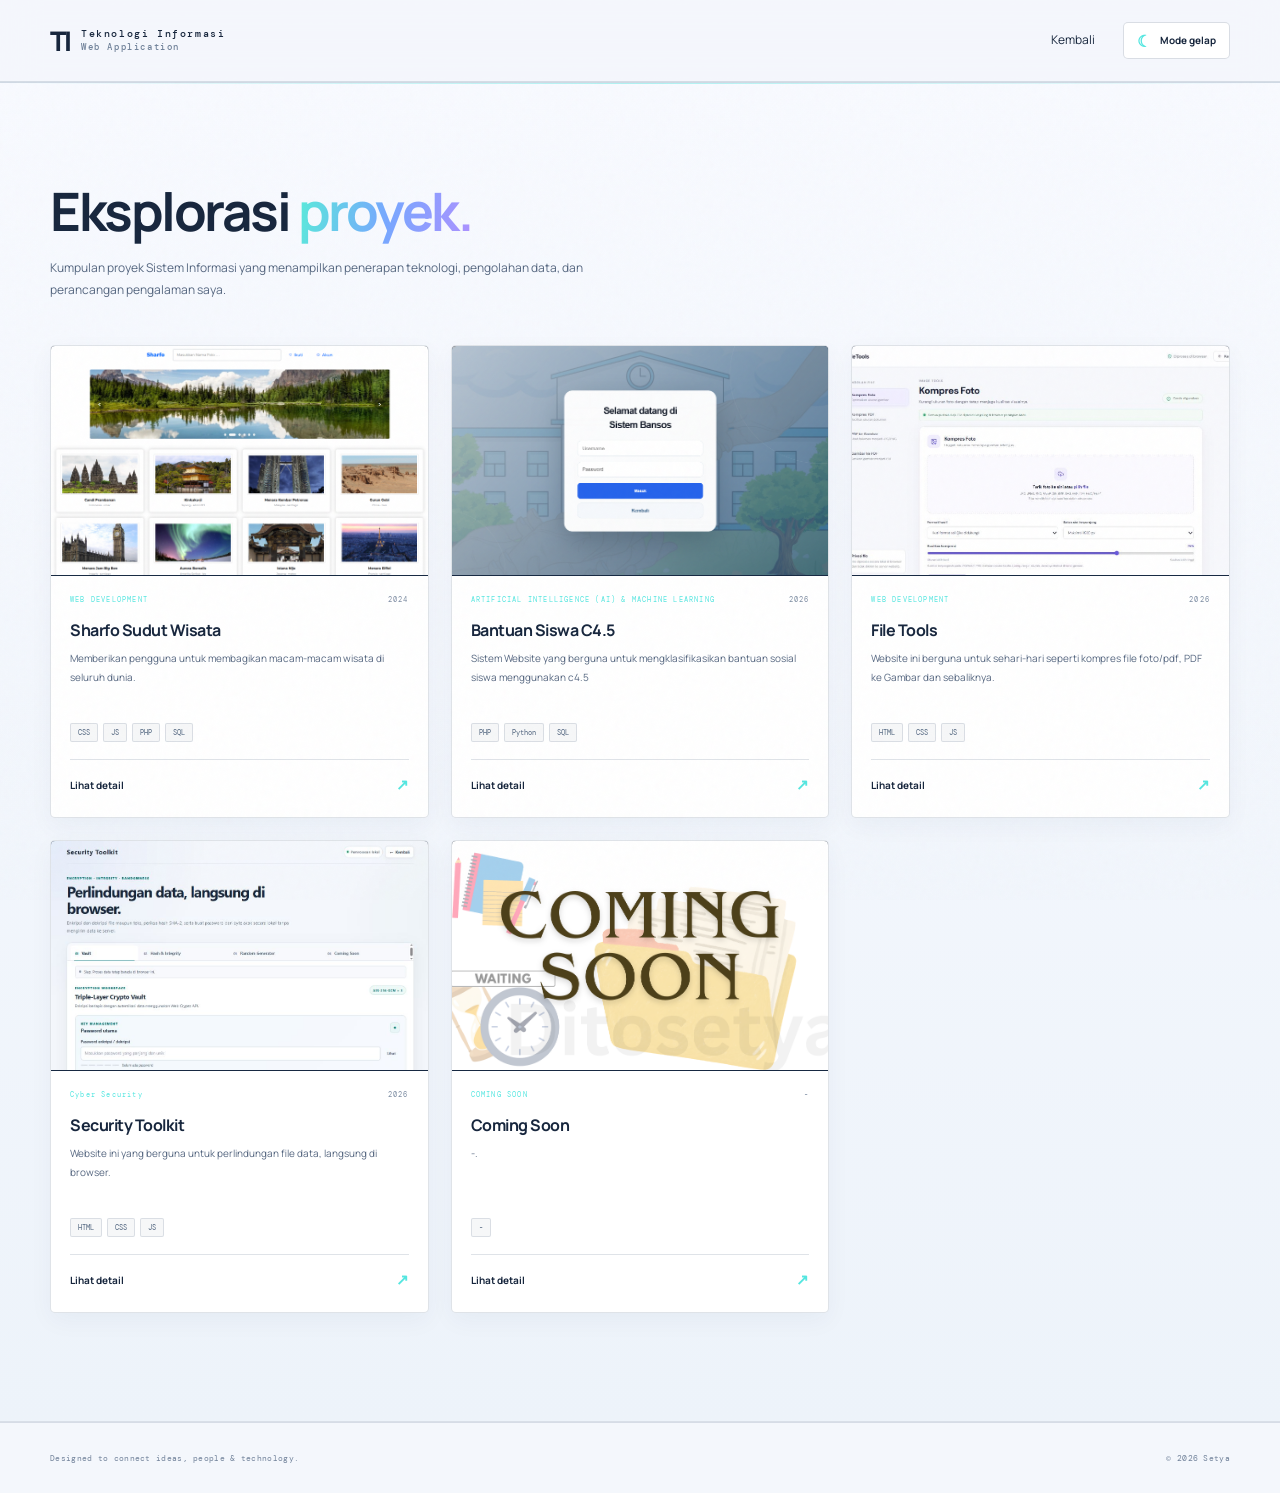
<file: index.html>
<!DOCTYPE html>
<html lang="id" data-theme="dark">
<head>
  <meta charset="UTF-8">
  <meta name="viewport" content="width=device-width, initial-scale=1.0">
  <meta name="theme-color" content="#090f1f" id="themeColorMeta">
  <meta name="description" content="Portofolio proyek Sistem Informasi.">
  <link rel="icon" type="image/png" href="webpage-list.png">
  <title>TI - Teknologi Informasi</title>
  <script>
    try {
      const savedTheme = localStorage.getItem('si-projectspace-theme');
      const preferredTheme = window.matchMedia('(prefers-color-scheme: light)').matches
        ? 'light'
        : 'dark';
      document.documentElement.dataset.theme =
        savedTheme || preferredTheme;
    } catch (error) {
      document.documentElement.dataset.theme = 'dark';
    }
  </script>
  <link rel="stylesheet" href="style.css">
  <style>
    /* Gambar proyek dari file lokal */
    .project-art { height: 230px; position: relative; overflow: hidden; background: #14243c; border-bottom: 1px solid var(--line); }
    .project-art::after { display: none; }
    .project-image { display: block; width: 100%; height: 100%; object-fit: cover; object-position: center; transition: transform .45s ease; }

    /* Seluruh kartu merupakan tautan */
    a.project-card { display: block; width: 100%; color: inherit; text-decoration: none; cursor: pointer; }
    a.project-card:focus-visible { outline: 2px solid var(--cyan); outline-offset: 5px; }
    a.project-card:hover .project-image { transform: scale(1.035); }

    /* Tampilan Lihat Detail */
    .detail-link { display: flex; align-items: center; justify-content: space-between; width: 100%; margin-top: 17px; padding: 12px 0 0; border-top: 1px solid var(--line); background: none; color: #dce9fa; font-size: 10px; font-weight: 700; text-align: left; }
    .detail-link span { font-size: 15px; color: var(--cyan); transition: transform .2s ease; }
    a.project-card:hover .detail-link span { transform: translate(3px, -3px); }
    html[data-theme="light"] .detail-link { color: #17263d; border-top-color: var(--line); }
    @media (max-width: 720px) {
      .project-art {
        height: 220px;
      }
    }
  </style>
  <script src="script.js" defer></script>
</head>

<body>
  <div class="page-noise" aria-hidden="true"></div>
  <!-- HEADER -->
  <header class="site-header">
    <nav class="nav container" aria-label="Navigasi utama">
      <a class="brand" href="#projects">
        <span class="brand-mark">TI</span>
        <span class="brand-name">
          Teknologi Informasi<span>Web Application</span>
        </span>
      </a>
      <div class="nav-actions">
        <a class="nav-link active" href="https://ditosetya.github.io/setya-portfolio/">Kembali</a>
        <button class="theme-toggle" id="themeToggle" type="button" aria-label="Ganti ke mode terang" aria-pressed="false">
          <span class="theme-toggle-icon" aria-hidden="true">☼</span>
          <span class="theme-toggle-label">Mode terang</span>
        </button>
      </div>
    </nav>
  </header>

  <!-- DAFTAR PROYEK -->
  <main>
    <section class="projects-section section-pad" id="projects">
      <div class="container">
        <div class="section-heading">
          <div>
            <h2>Eksplorasi <span class="gradient-text">proyek.</span></h2>
            <p class="section-description">Kumpulan proyek Sistem Informasi yang menampilkan penerapan teknologi, pengolahan data, dan perancangan pengalaman saya.</p>
          </div>
        </div>

        <!-- PROJECT GRID -->
        <div class="project-grid" id="projectGrid">

          <!-- PROJECT 01 || SHARFO SUDUT WISATA -->
          <a class="project-card project-library" href="Sharfo-Sudut-Wisata/index.html">
            <div class="project-art">
              <img class="project-image" src="Sharfo-Sudut-Wisata/assets/Judul-Sharfo-Sudut-Wisata.png" alt="Screenshot Sharfo Sudut Wisata" loading="lazy" decoding="async">
            </div>
            <div class="project-info">
              <div class="project-type">
                <span>WEB DEVELOPMENT</span>
                <span class="project-year">2024</span>
              </div>
              <h3>Sharfo Sudut Wisata</h3>
              <p>Memberikan pengguna untuk membagikan macam-macam wisata di seluruh dunia.</p>
              <div class="tag-row">
                <span>CSS</span>
                <span>JS</span>
                <span>PHP</span>
                <span>SQL</span>
              </div>
              <div class="detail-link">Lihat detail <span>↗</span></div>
            </div>
          </a>

          <!-- PROJECT 02 || BANTUAN SISWA C45 -->
          <a class="project-card project-dashboard" href="Bantuan-Siswa-C45/index.html">
            <div class="project-art">
              <img class="project-image" src="Bantuan-Siswa-C45/assets/Judul-Bantuan-Siswa-C45.png" alt="Screenshot Bantuan Siswa C4.5" loading="lazy" decoding="async">
            </div>
            <div class="project-info">
              <div class="project-type">
                <span>ARTIFICIAL INTELLIGENCE (AI) &amp; MACHINE LEARNING</span>
                <span class="project-year">2026</span>
              </div>
              <h3>Bantuan Siswa C4.5</h3>
              <p>Sistem Website yang berguna untuk mengklasifikasikan bantuan sosial siswa menggunakan c4.5</p>
              <div class="tag-row">
                <span>PHP</span>
                <span>Python</span>
                <span>SQL</span>
              </div>
              <div class="detail-link">Lihat detail <span>↗</span></div>
            </div>
          </a>

          <!-- PROJECT 03 || File Tools -->
          <a class="project-card project-kasir" href="File-Tools/index.html">
            <div class="project-art">
              <img class="project-image" src="File-Tools/assets/Judul-File-Tools.JPG" alt="Screenshot File Tools" loading="lazy" decoding="async">
            </div>
            <div class="project-info">
              <div class="project-type">
                <span>WEB DEVELOPMENT</span>
                <span class="project-year">2026</span>
              </div>
              <h3>File Tools</h3>
              <p>Website ini berguna untuk sehari-hari seperti kompres file foto/pdf, PDF ke Gambar dan sebaliknya.</p>
              <div class="tag-row">
                <span>HTML</span>
                <span>CSS</span>
                <span>JS</span>
              </div>
              <div class="detail-link">Lihat detail <span>↗</span></div>
            </div>
          </a>

          <!-- PROJECT 04 || Security Toolkit-->
          <a class="project-card project-kasir" href="Security-Toolkit/index.html">
            <div class="project-art">
              <img class="project-image" src="Security-Toolkit/assets/Judul-Security-Toolkit.JPG" alt="Screenshot Security Toolkit" loading="lazy" decoding="async">
            </div>
            <div class="project-info">
              <div class="project-type">
                <span>Cyber Security</span>
                <span class="project-year">2026</span>
              </div>
              <h3>Security Toolkit</h3>
              <p>Website ini yang berguna untuk perlindungan file data, langsung di browser.</p>
              <div class="tag-row">
                <span>HTML</span>
                <span>CSS</span>
                <span>JS</span>
              </div>
              <div class="detail-link">Lihat detail <span>↗</span></div>
            </div>
          </a>

          <!-- PROJECT 05 || COMING SOON -->
          <a class="project-card project-kasir" href="#">
            <div class="project-art">
              <img class="project-image" src="coming-soon.png" alt="Screenshot Desain UI/UX Aplikasi Kasir" loading="lazy" decoding="async">
            </div>
            <div class="project-info">
              <div class="project-type">
                <span>COMING SOON</span>
                <span class="project-year">-</span>
              </div>
              <h3>Coming Soon</h3>
              <p>-.</p>
              <div class="tag-row">
                <span>-</span>
              </div>
              <div class="detail-link">Lihat detail <span>↗</span></div>
            </div>
          </a>

        </div>
      </div>
    </section>
  </main>

  <!-- FOOTER -->
  <footer class="site-footer">
    <div class="container footer-inner">
      <p>Designed to connect ideas, people &amp; technology.</p>
      <span class="copyright">© <span id="currentYear">2026</span> Setya</span>
    </div>
  </footer>
</body>
</html>
</file>
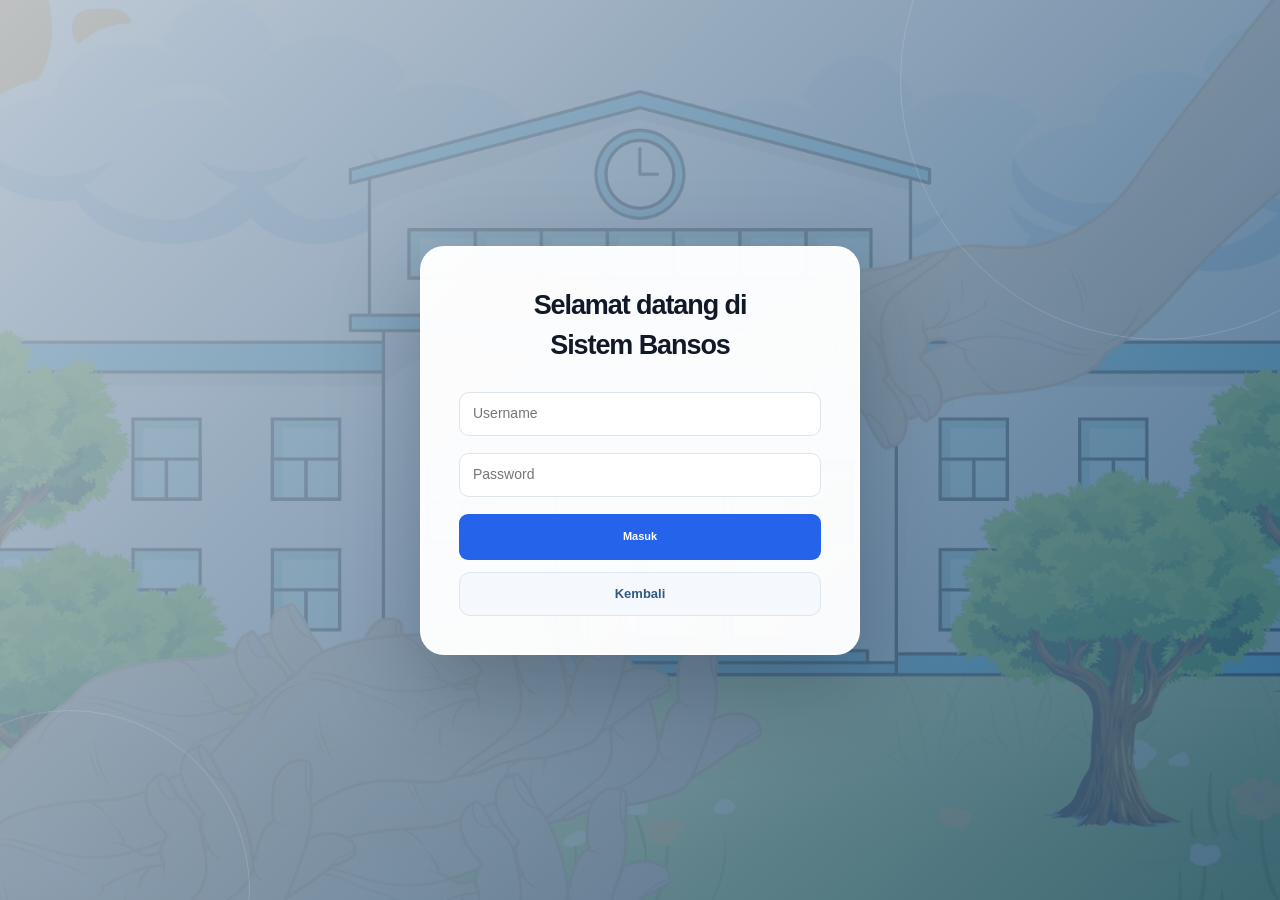
<file: Bantuan-Siswa-C45/index.html>
<!DOCTYPE html>
<html lang="id">
<head>
  <meta charset="UTF-8">
  <meta name="viewport" content="width=device-width, initial-scale=1.0">
  <meta name="theme-color" content="#173b63">
  <meta name="description" content="Sistem klasifikasi penerima bantuan siswa menggunakan algoritma C4.5.">
  <link rel="icon" type="image/png" href="assets/social-care.png">
  <title>BANSOS C4.5 — Sistem Klasifikasi Bantuan Siswa</title>
  <link rel="stylesheet" href="css/style.css">
  <script defer src="js/seed-data.js"></script>
  <script defer src="js/model-data.js"></script>
  <script defer src="js/c45.js"></script>
  <script defer src="js/app.js"></script>
</head>
<body>
  <div id="authScreen" class="auth-screen">
    <div class="auth-decoration auth-decoration-one"></div>
    <div class="auth-decoration auth-decoration-two"></div>
    <section class="auth-card">
      <div class="auth-heading">
        <h1 id="authTitle">Selamat datang di<br>Sistem Bansos</h1>
      </div>
      <form id="authForm" class="form-stack">
        <div class="field-group">
          <input id="authUsername" name="username" type="text" autocomplete="username" placeholder="Username" required>
        </div>
        <div class="field-group">
          <input id="authPassword" name="password" type="password" autocomplete="current-password" placeholder="Password" required>
        </div>
        <div class="field-group hidden" id="confirmPasswordGroup">
          <label for="authConfirmPassword">Konfirmasi password</label>
          <input id="authConfirmPassword" name="confirmPassword" type="password" autocomplete="new-password" placeholder="Ulangi password">
        </div>
        <p id="authError" class="form-error hidden" role="alert"></p>
        <button class="button button-primary button-full" id="authSubmit" type="submit">Masuk<span aria-hidden="true">→</span></button>
      </form>
      <a class="auth-back-link" id="authBackLink" href="../index.html">
        <span>Kembali</span>
      </a>
    </section>
  </div>

  <div id="appShell" class="app-shell hidden">
    <header class="site-header">
      <div class="site-header-inner">
        <div class="site-brand">BANSOS C4.5</div>

        <nav class="site-nav" aria-label="Navigasi utama">
          <button class="nav-link active" data-page="dashboard" type="button">Beranda</button>
          <button class="nav-link" data-page="records" type="button">Klasifikasi</button>
          <button class="nav-link" data-page="accuracy" type="button">Akurasi</button>
        </nav>

        <div class="site-header-right">
          <span class="site-date" id="currentDate">-</span>
          <span class="site-header-divider" aria-hidden="true"></span>
          <div class="site-profile">
            <span class="site-profile-name" id="profileName">admin</span>
            <span class="site-avatar" id="profileAvatar">A</span>
          </div>
          <button class="nav-link nav-logout" id="logoutButton" type="button">Keluar</button>
        </div>
      </div>
    </header>

    <main class="main-area">
      <div class="main-container">
        <h1 id="pageTitle" class="layout-page-title">Halaman Utama</h1>
        <section id="pageContent" class="page-content" tabindex="-1"></section>
      </div>
      <footer class="app-footer">
        <span>© <span id="footerYear"></span> BANSOS C4.5</span>
      </footer>
    </main>
  </div>

  <div id="modalRoot"></div>
  <div id="toast" class="toast" role="status" aria-live="polite"></div>
</body>
</html>
</file>
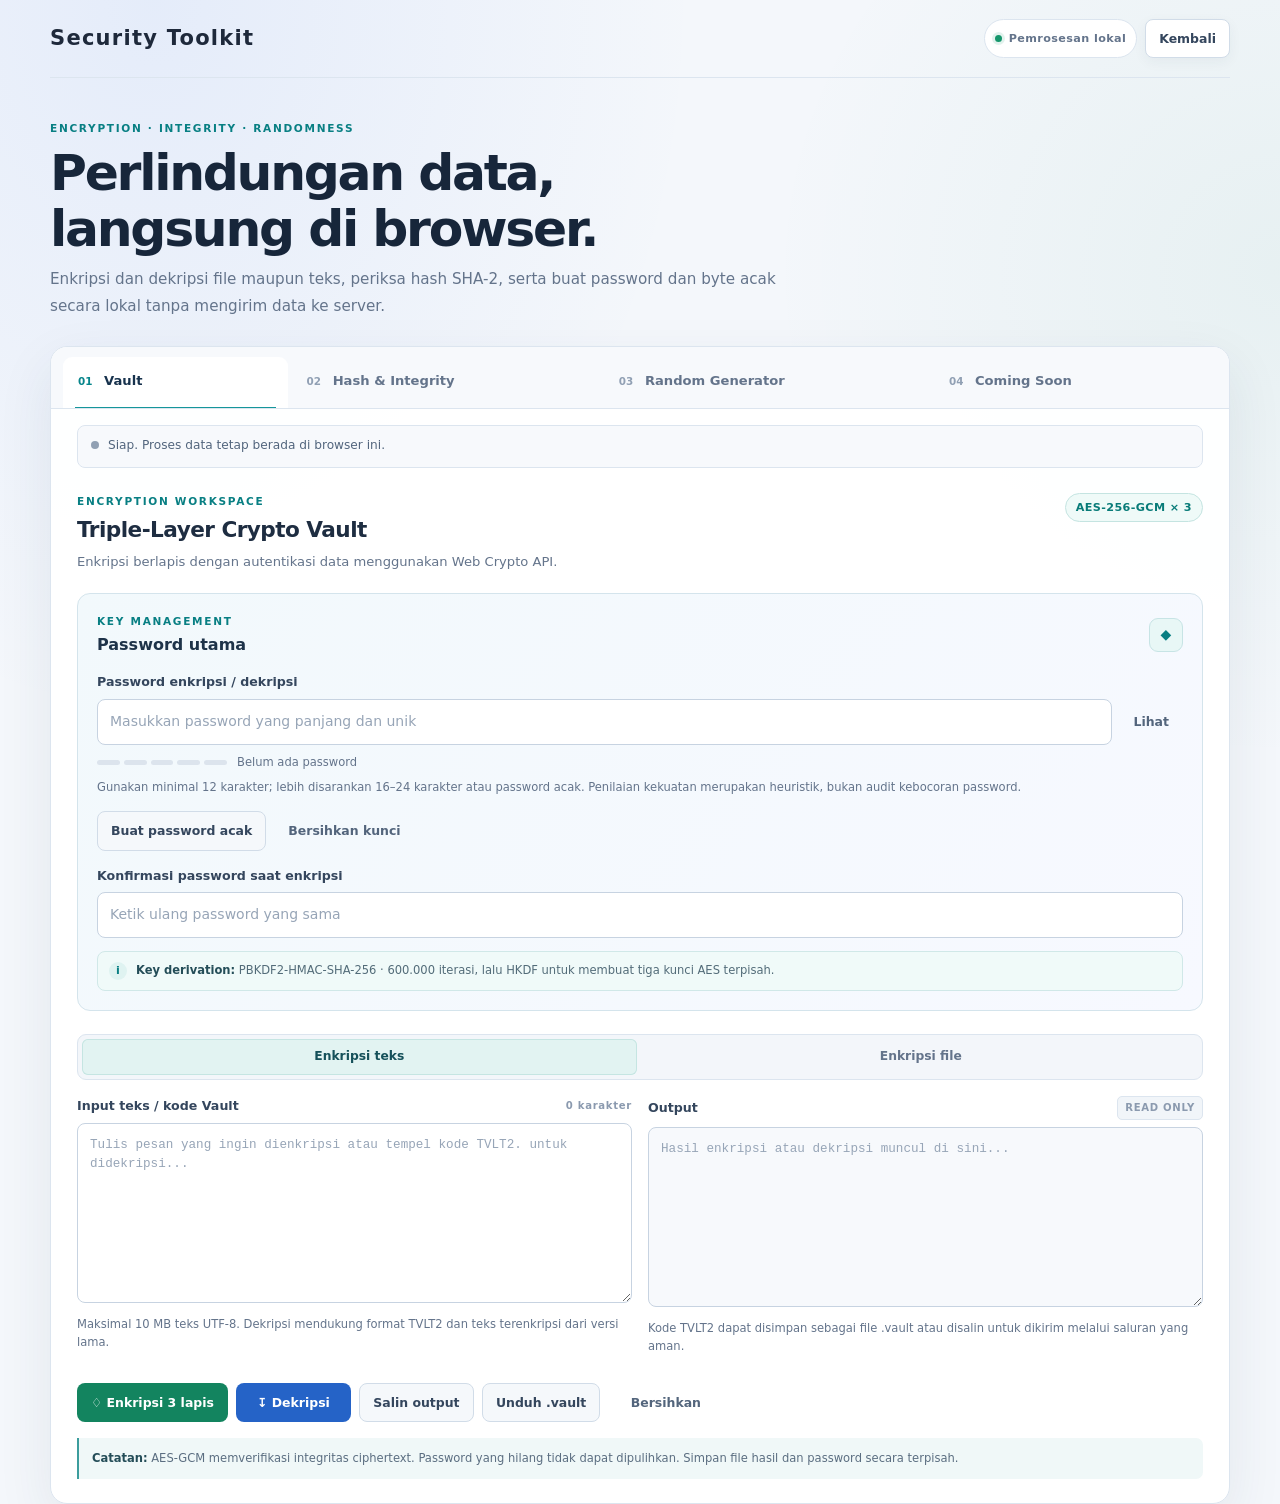
<file: Security-Toolkit/index.html>
<!DOCTYPE html>
<html lang="id">
<head>
  <meta charset="UTF-8">
  <meta name="viewport" content="width=device-width, initial-scale=1.0">
  <meta name="description" content="Toolkit keamanan browser untuk enkripsi AES-256-GCM, dekripsi, hash SHA-2, dan generator acak kriptografis.">
  <meta name="referrer" content="no-referrer">
  <meta http-equiv="Content-Security-Policy" content="default-src 'self'; script-src 'self'; style-src 'self'; connect-src 'none'; img-src 'self' data:; object-src 'none'; base-uri 'none'; form-action 'none'">
  <meta name="theme-color" content="#f5f8fc">
  <title>Security Toolkit</title>
  <link rel="icon" type="image/png" href="assets/cyber-security.png">
  <link rel="stylesheet" href="style.css">
  <script src="script.js" defer></script>
</head>
<body>
  <div class="app-shell">
    <header class="topbar">
      <a class="brand" href="#top">
        <span class="brand-copy"><h2>Security Toolkit</h2></span>
      </a>
      <div class="topbar-meta">
        <span class="privacy-chip"><span class="dot"></span> Pemrosesan lokal</span>
        <a class="btn btn-back" id="backLink" href="../index.html">Kembali</a>
      </div>
    </header>

    <main id="top">
      <section class="intro">
        <div class="eyebrow">ENCRYPTION · INTEGRITY · RANDOMNESS</div>
        <h1>Perlindungan data, langsung di browser.</h1>
        <p>Enkripsi dan dekripsi file maupun teks, periksa hash SHA-2, serta buat password dan byte acak secara lokal tanpa mengirim data ke server.</p>
      </section>

      <section class="workspace" aria-label="Toolkit keamanan">
        <nav class="main-tabs" role="tablist" aria-label="Kategori alat">
          <button class="main-tab active" id="tab-vault" type="button" role="tab" aria-selected="true" aria-controls="panel-vault" data-tab="vault"><span>01</span> Vault</button>
          <button class="main-tab" id="tab-hash" type="button" role="tab" aria-selected="false" aria-controls="panel-hash" data-tab="hash"><span>02</span> Hash & Integrity</button>
          <button class="main-tab" id="tab-random" type="button" role="tab" aria-selected="false" aria-controls="panel-random" data-tab="random"><span>03</span> Random Generator</button>
          <button class="main-tab" id="tab-coming-soon" type="button" role="tab" aria-selected="false" aria-controls="panel-coming-soon" data-tab="coming-soon"><span>04</span> Coming Soon</button>
        </nav>

        <div id="vaultStatus" class="status-line global-status" role="status" aria-live="polite"><span class="status-dot"></span><span>Siap. Proses data tetap berada di browser ini.</span></div>

        <section class="main-panel" id="panel-vault" role="tabpanel" aria-labelledby="tab-vault">
          <div class="panel-heading">
            <div><span class="eyebrow">ENCRYPTION WORKSPACE</span><h2>Triple-Layer Crypto Vault</h2><p>Enkripsi berlapis dengan autentikasi data menggunakan Web Crypto API.</p></div>
            <span class="algorithm-tag">AES-256-GCM × 3</span>
          </div>

          <section class="key-card" aria-labelledby="keyTitle">
            <div class="key-card-heading"><div><span class="eyebrow">KEY MANAGEMENT</span><h3 id="keyTitle">Password utama</h3></div><span class="key-lock" aria-hidden="true">◆</span></div>
            <div class="field">
              <label for="secretKey">Password enkripsi / dekripsi</label>
              <div class="input-with-action">
                <input id="secretKey" type="password" autocomplete="new-password" maxlength="256" spellcheck="false" placeholder="Masukkan password yang panjang dan unik">
                <button type="button" class="btn btn-ghost" id="togglePassword" aria-label="Tampilkan password">Lihat</button>
              </div>
              <div class="strength-row">
                <div class="strength-meter" aria-label="Indikator kekuatan password"><span></span><span></span><span></span><span></span><span></span></div>
                <span id="strengthLabel" class="muted-text">Belum ada password</span>
              </div>
              <p class="field-hint">Gunakan minimal 12 karakter; lebih disarankan 16–24 karakter atau password acak. Penilaian kekuatan merupakan heuristik, bukan audit kebocoran password.</p>
            </div>
            <div class="key-actions">
              <button type="button" class="btn btn-secondary" id="generatePassword">Buat password acak</button>
              <button type="button" class="btn btn-ghost" id="clearKey">Bersihkan kunci</button>
            </div>
            <div class="field confirm-field" id="confirmWrap">
              <label for="confirmPassword">Konfirmasi password saat enkripsi</label>
              <input id="confirmPassword" type="password" autocomplete="new-password" maxlength="256" spellcheck="false" placeholder="Ketik ulang password yang sama">
            </div>
            <div class="kdf-note"><span class="note-icon">i</span><span><strong>Key derivation:</strong> PBKDF2-HMAC-SHA-256 · 600.000 iterasi, lalu HKDF untuk membuat tiga kunci AES terpisah.</span></div>
          </section>

          <div class="subtabs" role="tablist" aria-label="Jenis data Vault">
            <button type="button" class="subtab active" id="textModeTab" role="tab" aria-selected="true" aria-controls="textModePanel" data-mode="text">Enkripsi teks</button>
            <button type="button" class="subtab" id="fileModeTab" role="tab" aria-selected="false" aria-controls="fileModePanel" data-mode="file">Enkripsi file</button>
          </div>

          <section id="textModePanel" class="mode-panel" role="tabpanel" aria-labelledby="textModeTab">
            <div class="grid-two">
              <div class="field">
                <div class="label-row"><label for="inputText">Input teks / kode Vault</label><span id="inputCount" class="counter">0 karakter</span></div>
                <textarea id="inputText" class="code-area" spellcheck="false" maxlength="16000000" placeholder="Tulis pesan yang ingin dienkripsi atau tempel kode TVLT2. untuk didekripsi..."></textarea>
                <p class="field-hint">Maksimal 10 MB teks UTF-8. Dekripsi mendukung format TVLT2 dan teks terenkripsi dari versi lama.</p>
              </div>
              <div class="field">
                <div class="label-row"><label for="outputText">Output</label><span class="output-indicator">READ ONLY</span></div>
                <textarea id="outputText" class="code-area" spellcheck="false" readonly placeholder="Hasil enkripsi atau dekripsi muncul di sini..."></textarea>
                <p class="field-hint">Kode TVLT2 dapat disimpan sebagai file .vault atau disalin untuk dikirim melalui saluran yang aman.</p>
              </div>
            </div>
            <div class="action-row">
              <button type="button" class="btn btn-primary operation" id="encryptTextBtn">♢ Enkripsi 3 lapis</button>
              <button type="button" class="btn btn-blue operation" id="decryptTextBtn">↧ Dekripsi</button>
              <button type="button" class="btn btn-secondary" id="copyOutputBtn">Salin output</button>
              <button type="button" class="btn btn-secondary" id="downloadOutputBtn">Unduh .vault</button>
              <button type="button" class="btn btn-ghost" id="clearTextBtn">Bersihkan</button>
            </div>
          </section>

          <section id="fileModePanel" class="mode-panel" role="tabpanel" aria-labelledby="fileModeTab" hidden>
            <div class="grid-two">
              <article class="file-action-card">
                <div class="card-icon green-icon">↑</div>
                <h3>Enkripsi file</h3>
                <p>Pilih satu atau beberapa file. Setiap file diproses menjadi file .vault tersendiri.</p>
                <label class="file-drop" for="filesToEncrypt"><span class="file-drop-icon">＋</span><strong>Pilih file untuk dienkripsi</strong><small>Multi-file · maksimum 100 MB per file</small><input id="filesToEncrypt" type="file" multiple></label>
                <div id="encryptFilesInfo" class="file-list-info">Belum ada file dipilih.</div>
                <button type="button" class="btn btn-primary operation btn-block" id="encryptFilesBtn">Enkripsi file terpilih</button>
              </article>
              <article class="file-action-card">
                <div class="card-icon blue-icon">↓</div>
                <h3>Dekripsi file</h3>
                <p>Pilih satu atau beberapa file .vault. File asli dipulihkan setelah autentikasi berhasil.</p>
                <label class="file-drop" for="filesToDecrypt"><span class="file-drop-icon">＋</span><strong>Pilih file Vault</strong><small>Multi-file · maksimum 101 MB per vault</small><input id="filesToDecrypt" type="file" multiple></label>
                <div id="decryptFilesInfo" class="file-list-info">Belum ada file dipilih.</div>
                <button type="button" class="btn btn-blue operation btn-block" id="decryptFilesBtn">Dekripsi file terpilih</button>
              </article>
            </div>
            <div class="progress-wrap" id="progressWrap" hidden>
              <div class="progress-heading"><strong id="progressLabel">Memproses file...</strong><span id="progressCount">0 / 0</span></div>
              <progress class="progress-track" id="progressBar" max="100" value="0">0%</progress>
            </div>
            <p class="field-hint batch-note">Pemrosesan dilakukan satu per satu di browser. Izinkan beberapa unduhan pada notifikasi browser jika Anda memproses banyak file. File besar membutuhkan RAM tambahan karena diproses di memori.</p>
          </section>


          <div class="disclaimer-strip"><strong>Catatan:</strong> AES-GCM memverifikasi integritas ciphertext. Password yang hilang tidak dapat dipulihkan. Simpan file hasil dan password secara terpisah.</div>
        </section>

        <section class="main-panel" id="panel-hash" role="tabpanel" aria-labelledby="tab-hash" hidden>
          <div class="panel-heading"><div><span class="eyebrow">DATA FINGERPRINT</span><h2>Hash & Integrity Checker</h2><p>Buat fingerprint digital untuk membandingkan file atau teks. Hash bukan enkripsi dan tidak dapat diubah kembali menjadi data asli.</p></div><span class="algorithm-tag">SHA-2</span></div>
          <div class="field compact-field"><label for="hashAlgorithm">Algoritma hash</label><select id="hashAlgorithm"><option value="SHA-256">SHA-256 (256-bit)</option><option value="SHA-384">SHA-384 (384-bit)</option><option value="SHA-512">SHA-512 (512-bit)</option></select></div>
          <div class="subtabs hash-source-tabs" role="tablist" aria-label="Sumber hash"><button type="button" class="subtab active" data-hash-source="text" id="hashTextTab" aria-selected="true">Hash teks</button><button type="button" class="subtab" data-hash-source="file" id="hashFileTab" aria-selected="false">Hash file</button></div>
          <section id="hashTextSource" class="hash-source-panel"><div class="field"><label for="hashTextInput">Teks yang akan di-hash</label><textarea id="hashTextInput" class="code-area" placeholder="Masukkan teks..."></textarea></div></section>
          <section id="hashFileSource" class="hash-source-panel" hidden><div class="field"><label for="hashFileInput">Pilih file</label><input id="hashFileInput" class="file-input" type="file"><p id="hashFileInfo" class="field-hint">Belum ada file dipilih. Maksimum 100 MB.</p></div></section>
          <div class="action-row"><button type="button" class="btn btn-primary" id="calculateHashBtn">Hitung hash</button><button type="button" class="btn btn-secondary" id="clearHashBtn">Bersihkan</button></div>
          <div class="hash-result-card"><div class="label-row"><label for="hashResult">Hasil fingerprint</label><span id="hashAlgorithmLabel" class="output-indicator">SHA-256</span></div><textarea id="hashResult" class="hash-output" readonly spellcheck="false" placeholder="Hash hex akan muncul di sini..."></textarea><button type="button" class="btn btn-secondary btn-small" id="copyHashBtn">Salin hash</button></div>
          <div class="field compare-field"><label for="expectedHash">Bandingkan dengan hash yang diharapkan</label><input id="expectedHash" type="text" spellcheck="false" placeholder="Tempel hash pembanding di sini"><div class="action-row compact-actions"><button type="button" class="btn btn-blue" id="compareHashBtn">Verifikasi fingerprint</button><span id="compareResult" class="compare-result" aria-live="polite">Belum diverifikasi.</span></div></div>
          <div class="disclaimer-strip"><strong>Penggunaan:</strong> cocok untuk memeriksa apakah file berubah setelah dipindahkan atau diunduh. SHA-2 umum tidak menggantikan HMAC atau tanda tangan digital untuk autentikasi sumber.</div>
        </section>

        <section class="main-panel" id="panel-random" role="tabpanel" aria-labelledby="tab-random" hidden>
          <div class="panel-heading"><div><span class="eyebrow">CRYPTOGRAPHIC RANDOMNESS</span><h2>Random Generator</h2><p>Membuat password dan byte acak menggunakan sumber acak kriptografis dari browser.</p></div><span class="algorithm-tag">CSPRNG</span></div>
          <section class="tool-card">
            <div class="tool-card-heading"><div><span class="eyebrow">PASSWORD GENERATOR</span><h3>Password acak</h3></div><span class="tool-icon">✳</span></div>
            <div class="field"><label for="randomPasswordLength">Panjang password: <strong id="randomPasswordLengthLabel">24 karakter</strong></label><input id="randomPasswordLength" type="range" min="12" max="64" value="24"></div>
            <div class="check-grid"><label class="check-option"><input type="checkbox" id="useUppercase" checked> Huruf besar (A–Z)</label><label class="check-option"><input type="checkbox" id="useLowercase" checked> Huruf kecil (a–z)</label><label class="check-option"><input type="checkbox" id="useNumbers" checked> Angka (0–9)</label><label class="check-option"><input type="checkbox" id="useSymbols" checked> Simbol</label></div>
            <div class="action-row"><button type="button" class="btn btn-primary" id="createRandomPasswordBtn">Buat password</button><button type="button" class="btn btn-secondary" id="copyRandomPasswordBtn">Salin password</button></div>
            <div class="field"><label for="randomPasswordOutput">Password hasil generator</label><div class="input-with-action"><input id="randomPasswordOutput" type="password" readonly placeholder="Password acak akan tampil di sini"><button type="button" class="btn btn-ghost" id="toggleRandomPassword">Lihat</button></div></div>
          </section>
          <section class="tool-card">
            <div class="tool-card-heading"><div><span class="eyebrow">SECURE RANDOM BYTES</span><h3>Generator byte acak</h3></div><span class="tool-icon">⌘</span></div>
            <div class="grid-two random-options"><div class="field"><label for="randomByteLength">Jumlah byte</label><input type="number" id="randomByteLength" min="1" max="64" value="32"></div><div class="field"><label for="randomByteFormat">Format output</label><select id="randomByteFormat"><option value="hex">Hexadecimal</option><option value="base64">Base64</option><option value="base64url">Base64 URL-safe</option></select></div></div>
            <div class="action-row"><button type="button" class="btn btn-primary" id="createRandomBytesBtn">Generate random bytes</button><button type="button" class="btn btn-secondary" id="copyRandomBytesBtn">Salin output</button></div>
            <div class="field"><label for="randomBytesOutput">Hasil byte acak</label><textarea id="randomBytesOutput" class="hash-output" readonly spellcheck="false" placeholder="Hasil random bytes..."></textarea></div>
            <p class="field-hint">Jangan gunakan Math.random() untuk membuat kunci, token, atau password. Generator ini memakai crypto.getRandomValues().</p>
          </section>
        </section>

        <section class="main-panel coming-soon-panel" id="panel-coming-soon" role="tabpanel" aria-labelledby="tab-coming-soon" hidden>
          <div class="coming-soon-card">
            <span class="eyebrow">NEXT FEATURE</span>
            <h2>Coming Soon</h2>
            <p>Fitur berikutnya sedang dipersiapkan dan akan hadir pada pembaruan Crypto Vault selanjutnya.</p>
            <span class="coming-soon-tag">UNDER DEVELOPMENT</span>
          </div>
        </section>
      </section>
    </main>
  </div>
</body>
</html>
</file>
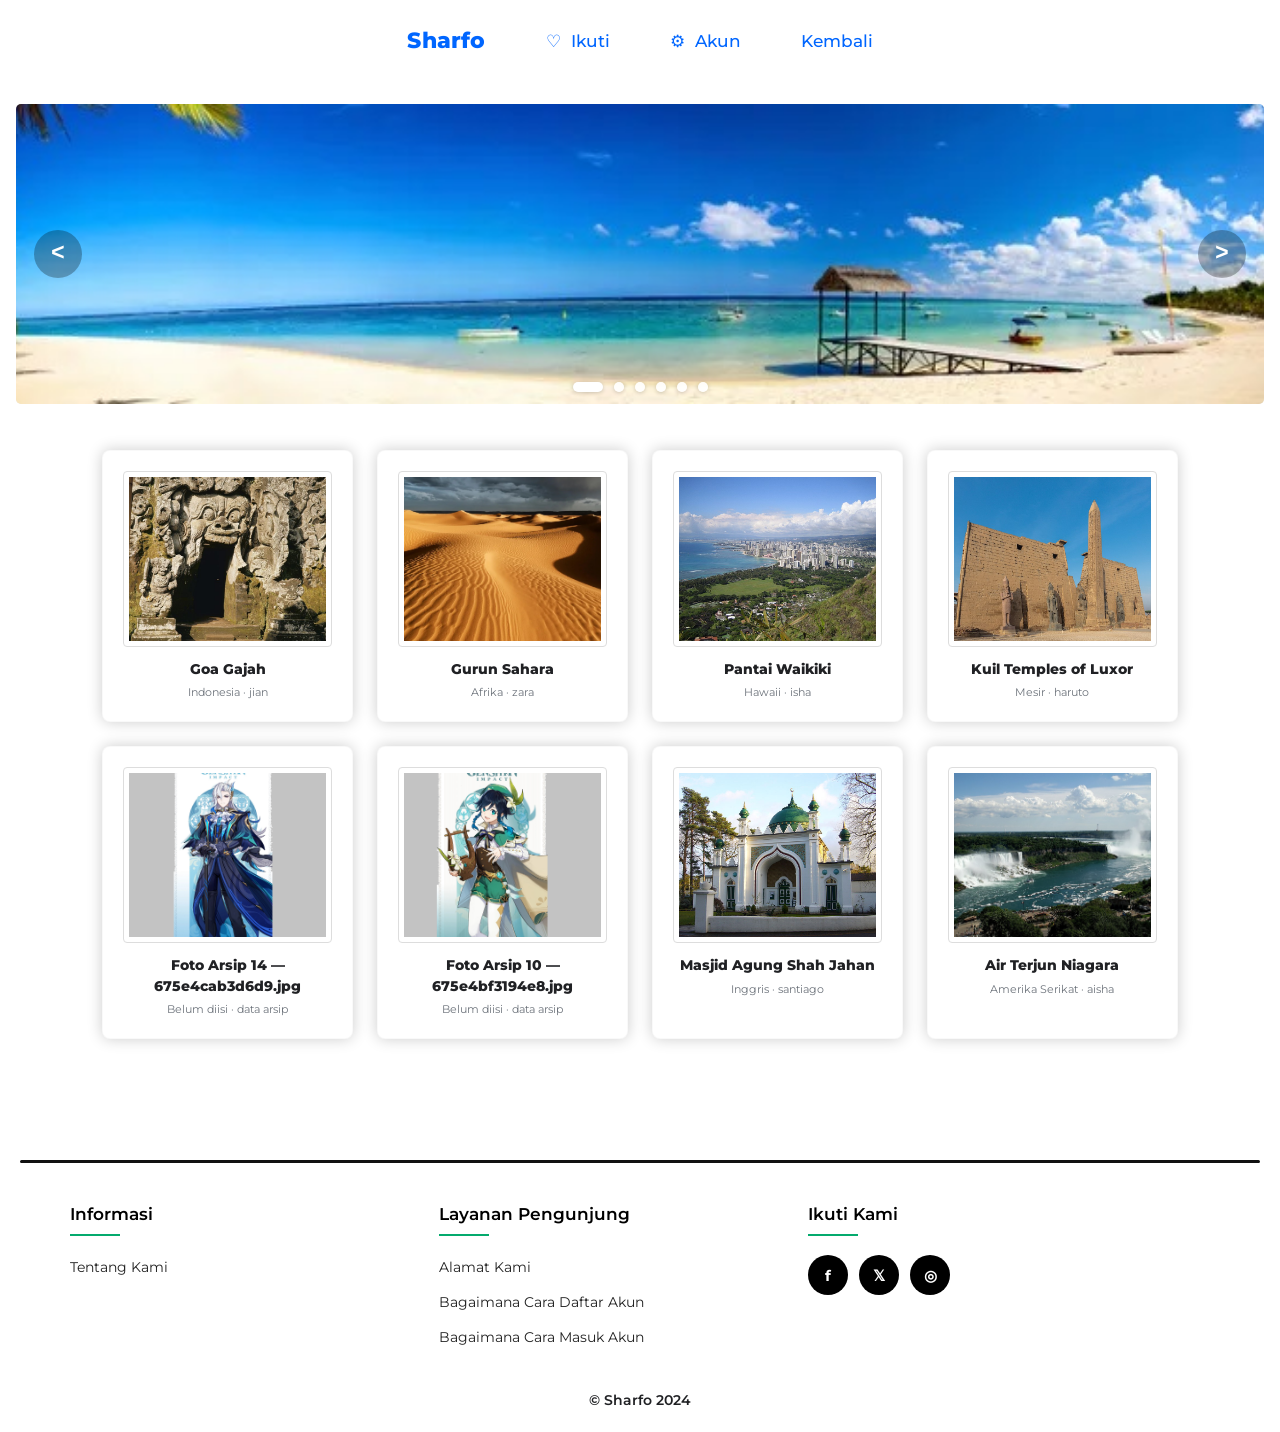
<file: Sharfo-Sudut-Wisata/index.html>
<!DOCTYPE html>
<html lang="id">
<head>
  <meta charset="UTF-8">
  <meta name="viewport" content="width=device-width, initial-scale=1.0">
  <meta name="theme-color" content="#ffffff">
  <meta name="description" content="Sharfo - galeri foto bangunan bersejarah dan pemandangan alam dari seluruh dunia.">
  <link rel="icon" type="image/png" href="assets/share-photo.png">
  <title>Sharfo | Galeri Wisata</title>
  <link rel="preconnect" href="https://fonts.googleapis.com">
  <link rel="preconnect" href="https://fonts.gstatic.com" crossorigin>
  <link href="https://fonts.googleapis.com/css2?family=Montserrat:wght@300;400;500;600;700;800&family=Poppins:wght@300;400;500;600&display=swap" rel="stylesheet">
  <link rel="stylesheet" href="css/style.css">
</head>
<body>
  <div id="app" aria-live="polite"></div>
  <div id="toast" class="toast" role="status" aria-live="polite"></div>
  <div id="modal-root"></div>
  <script src="js/seed-data.js?v=admin-salt-fix-20261115"></script>
  <script src="js/app.js?v=admin-salt-fix-20261115"></script>
</body>
</html>
</file>
<file: style.css>
@import url('https://fonts.googleapis.com/css2?family=DM+Mono:wght@400;500&family=Manrope:wght@400;500;600;700;800&display=swap');

:root{--bg:#090f1f;--bg-2:#0d1528;--panel:#101b31;--panel-2:#121f38;--text:#edf4ff;--muted:#99a9c3;--muted-2:#657894;--cyan:#55e6e0;--blue:#6c8cff;--purple:#a58bff;--line:rgba(166,190,226,.14);--mono:'DM Mono',monospace;--sans:'Manrope',Arial,sans-serif;--max:1180px}
*{box-sizing:border-box}html{scroll-behavior:smooth;scroll-padding-top:90px}body{margin:0;background:var(--bg);color:var(--text);font-family:var(--sans);font-size:14px;line-height:1.7;overflow-x:hidden}body.modal-open{overflow:hidden}a{color:inherit;text-decoration:none}button,input{font:inherit}.container{width:min(var(--max),calc(100% - 56px));margin:0 auto}.page-noise{position:fixed;inset:0;pointer-events:none;z-index:10;opacity:.12;background-image:url("data:image/svg+xml,%3Csvg viewBox='0 0 180 180' xmlns='http://www.w3.org/2000/svg'%3E%3Cfilter id='n'%3E%3CfeTurbulence type='fractalNoise' baseFrequency='.85' numOctaves='3' stitchTiles='stitch'/%3E%3C/filter%3E%3Crect width='100%25' height='100%25' filter='url(%23n)' opacity='.2'/%3E%3C/svg%3E")}.site-header{height:82px;border-bottom:1px solid var(--line);background:rgba(9,15,31,.82);backdrop-filter:blur(18px);position:sticky;top:0;z-index:20}.nav{height:100%;display:flex;align-items:center;justify-content:space-between}.brand{display:flex;align-items:center;gap:11px}.brand-mark{font-size:27px;font-weight:800;letter-spacing:-2px;color:#f6fbff}.brand-mark span{color:var(--cyan)}.brand-name{font-family:var(--mono);font-size:10px;letter-spacing:1.6px;color:#dce8fc;font-weight:500;line-height:1.4}.brand-name span{display:block;color:var(--muted-2);font-size:9px}.nav-links{display:flex;align-items:center;gap:36px}.nav-link{font-size:12px;color:var(--muted);transition:.2s}.nav-link:hover,.nav-link.active{color:var(--text)}.nav-cta{font-size:11px;font-weight:700;padding:11px 17px;border:1px solid rgba(85,230,224,.42);border-radius:5px;color:var(--cyan);transition:.25s}.nav-cta span{margin-left:13px}.nav-cta:hover{background:rgba(85,230,224,.1);border-color:var(--cyan)}.menu-toggle{display:none;background:none;border:0;padding:8px}.menu-toggle span{display:block;width:24px;height:2px;margin:5px;background:var(--text)}
.hero{min-height:650px;display:grid;grid-template-columns:1fr .9fr;align-items:center;position:relative;padding-top:45px;padding-bottom:78px}.hero-copy{padding:35px 0 20px;position:relative;z-index:2}.eyebrow{font-family:var(--mono);font-size:10px;letter-spacing:2px;color:var(--cyan);display:flex;align-items:center;gap:10px}.status-dot,.live-pulse{width:7px;height:7px;border-radius:50%;background:var(--cyan);box-shadow:0 0 12px var(--cyan)}h1,h2,h3,p{margin-top:0}.hero h1{font-size:clamp(43px,5.7vw,72px);line-height:1.11;letter-spacing:-4px;font-weight:800;max-width:670px;margin:25px 0 22px}.gradient-text{background:linear-gradient(100deg,#5be8dc 4%,#77a7ff 52%,#ad91ff 100%);-webkit-background-clip:text;background-clip:text;color:transparent}.hero-description{max-width:540px;color:var(--muted);font-size:14px;line-height:1.95}.hero-actions{display:flex;gap:13px;margin-top:32px}.button{display:inline-flex;align-items:center;justify-content:center;gap:24px;padding:14px 18px;border-radius:4px;font-size:11px;font-weight:800;letter-spacing:.2px;transition:transform .2s,background .2s}.button:hover{transform:translateY(-3px)}.button-primary{background:var(--cyan);color:#071520;box-shadow:0 8px 28px rgba(85,230,224,.15)}.button-primary:hover{background:#8af5ed}.button-ghost{border:1px solid var(--line);color:#d7e3f7}.button-ghost:hover{background:rgba(255,255,255,.04)}.hero-meta{display:flex;align-items:center;gap:27px;margin-top:59px}.meta-item{display:flex;flex-direction:column;gap:1px}.meta-number{font-size:22px;font-weight:800;letter-spacing:-1px}.meta-label{font-size:9px;color:var(--muted-2);font-family:var(--mono);letter-spacing:.4px}.meta-divider{height:29px;width:1px;background:var(--line)}
.hero-visual{height:470px;position:relative;display:flex;justify-content:center;align-items:center;isolation:isolate}.visual-grid{position:absolute;inset:22px 0;background-image:linear-gradient(rgba(120,157,207,.09) 1px,transparent 1px),linear-gradient(90deg,rgba(120,157,207,.09) 1px,transparent 1px);background-size:38px 38px;mask-image:radial-gradient(ellipse at center,#000 15%,transparent 72%);z-index:-2}.visual-glow{position:absolute;width:310px;height:310px;background:rgba(73,154,224,.18);filter:blur(75px);border-radius:50%;z-index:-2}.visual-orbit{position:absolute;border:1px solid rgba(108,140,255,.22);border-radius:50%;transform:rotate(-25deg)}.orbit-one{width:420px;height:210px}.orbit-two{width:330px;height:370px;transform:rotate(48deg);border-color:rgba(85,230,224,.18)}.core-card{width:235px;height:260px;border:1px solid rgba(135,177,235,.32);background:linear-gradient(145deg,rgba(24,43,73,.94),rgba(10,20,39,.93));box-shadow:0 25px 80px rgba(0,0,0,.4),inset 0 1px rgba(255,255,255,.08);border-radius:9px;display:flex;flex-direction:column;align-items:center;justify-content:center;position:relative;transform:rotate(-5deg)}.core-card:before,.core-card:after{content:"";position:absolute;width:7px;height:7px;border-radius:50%;background:var(--cyan);box-shadow:0 0 15px var(--cyan)}.core-card:before{top:13px;left:13px}.core-card:after{bottom:13px;right:13px;background:var(--purple);box-shadow:0 0 15px var(--purple)}.core-symbol{width:66px;height:66px;display:grid;grid-template-columns:1fr 1fr;gap:5px;transform:rotate(45deg);margin-bottom:23px}.core-symbol span{border:2px solid var(--cyan);border-radius:3px;box-shadow:0 0 13px rgba(85,230,224,.2)}.core-symbol span:nth-child(2),.core-symbol span:nth-child(3){border-color:var(--blue)}.core-card p{text-align:center;line-height:1.2;letter-spacing:3px;font-size:11px;color:#aabbd8;margin:0}.core-card p b{font-size:19px;color:#f0f7ff;letter-spacing:2px}.core-line{width:50px;height:1px;background:linear-gradient(90deg,transparent,var(--cyan),transparent);margin:18px 0 10px}.core-card small{font-family:var(--mono);font-size:7px;letter-spacing:1.1px;color:#7e91af}.floating-card{position:absolute;display:flex;align-items:center;gap:11px;min-width:205px;padding:12px 14px;border:1px solid rgba(139,172,221,.2);border-radius:6px;background:rgba(13,25,46,.9);box-shadow:0 15px 40px rgba(0,0,0,.25);backdrop-filter:blur(10px)}.card-top{top:76px;right:0}.card-bottom{bottom:78px;left:2px}.mini-icon{width:30px;height:30px;display:grid;place-items:center;border-radius:5px;font-size:18px}.mini-icon.cyan{background:rgba(85,230,224,.12);color:var(--cyan)}.mini-icon.purple{background:rgba(165,139,255,.14);color:var(--purple)}.floating-card strong{font-size:10px;display:block}.floating-card small{display:block;font-size:8px;color:var(--muted-2);font-family:var(--mono)}.tiny-arrow{margin-left:auto;color:var(--cyan)}.live-pulse{margin-left:auto;width:6px;height:6px}.visual-label{position:absolute;font-family:var(--mono);font-size:8px;color:#526681;letter-spacing:1px}.label-left{bottom:20px;left:3px}.label-right{top:20px;right:8px}.scroll-cue{position:absolute;bottom:23px;left:0;display:flex;align-items:center;gap:11px;font-family:var(--mono);font-size:8px;letter-spacing:1.5px;color:#657894}.scroll-cue span{height:32px;width:1px;background:linear-gradient(var(--cyan),transparent)}
.section-pad{padding:108px 0}.projects-section{background:linear-gradient(180deg,#0b1324 0%,#0d172b 100%);border-top:1px solid var(--line);border-bottom:1px solid var(--line);position:relative}.projects-section:before{content:"";position:absolute;top:0;left:0;right:0;height:1px;background:linear-gradient(90deg,transparent,rgba(85,230,224,.45),transparent)}.section-heading{display:flex;align-items:flex-end;justify-content:space-between;margin-bottom:43px}.section-eyebrow{color:#7c91b0}.section-heading h2,.about-heading h2,.contact-inner h2{font-size:clamp(34px,4.5vw,53px);line-height:1.2;letter-spacing:-2.5px;margin:15px 0 13px}.section-description{max-width:540px;color:var(--muted);font-size:12px;line-height:1.9;margin-bottom:0}.section-index{text-align:right;font-family:var(--mono);display:flex;flex-direction:column;gap:6px;padding-bottom:5px}.section-index span{font-size:8px;letter-spacing:1.5px;color:var(--muted-2)}.section-index strong{font-size:13px;font-weight:400;color:var(--cyan)}.project-toolbar{display:flex;justify-content:space-between;align-items:center;gap:20px;margin-bottom:27px}.filter-list{display:flex;align-items:center;gap:7px;flex-wrap:wrap}.filter-button{border:1px solid transparent;background:transparent;color:var(--muted);font-size:10px;padding:8px 11px;border-radius:3px;cursor:pointer;transition:.2s}.filter-button:hover{color:var(--text);border-color:var(--line)}.filter-button.active{background:rgba(85,230,224,.09);border-color:rgba(85,230,224,.25);color:var(--cyan)}.filter-button span{font-family:var(--mono);font-size:8px;margin-left:5px;opacity:.65}.search-box{height:35px;min-width:190px;border:1px solid var(--line);border-radius:3px;display:flex;align-items:center;gap:8px;padding:0 10px;color:var(--muted-2)}.search-box>span{font-size:20px;line-height:1}.search-box input{width:125px;outline:0;border:0;background:transparent;color:var(--text);font-size:10px}.search-box input::placeholder{color:#647895}.search-box kbd{font-family:var(--mono);font-size:8px;border:1px solid var(--line);border-radius:3px;padding:1px 5px}.project-grid{display:grid;grid-template-columns:repeat(3,1fr);gap:22px}.project-card{background:rgba(16,27,49,.68);border:1px solid var(--line);border-radius:5px;overflow:hidden;transition:transform .3s,border-color .3s,box-shadow .3s;min-width:0}.project-card:hover{transform:translateY(-6px);border-color:rgba(85,230,224,.32);box-shadow:0 18px 45px rgba(0,0,0,.18)}.project-card.is-hidden{display:none}.project-art{height:218px;position:relative;overflow:hidden;background:#14243c;border-bottom:1px solid var(--line)}.project-art:after{content:"";position:absolute;inset:0;background:linear-gradient(135deg,rgba(85,230,224,.035),transparent 45%,rgba(165,139,255,.05));pointer-events:none}.art-topline{position:absolute;top:14px;left:16px;right:16px;display:flex;justify-content:space-between;font-family:var(--mono);font-size:7px;letter-spacing:1px;color:rgba(194,216,244,.65);z-index:2}.art-library{background:radial-gradient(ellipse at 50% 100%,#1b4b65 0%,#14263e 51%,#111d34 100%)}.library-window{position:absolute;width:72%;height:143px;left:14%;top:56px;border:1px solid rgba(155,205,229,.35);border-radius:5px;background:#e8f2f7;box-shadow:0 15px 35px rgba(0,0,0,.35);transform:perspective(700px) rotateY(-8deg) rotateX(3deg);overflow:hidden}.window-bar{height:17px;background:#d3e3ed;display:flex;align-items:center;padding:0 8px;gap:4px}.window-bar i{height:4px;width:4px;border-radius:50%;background:#86a4ba}.window-bar span{font:6px var(--mono);color:#668096;margin-left:8px}.library-content{display:flex;height:126px}.library-side{width:29%;background:#173d55;padding:12px 9px;color:#b4edf0;font-size:8px}.library-side i{display:block;width:62%;height:3px;background:#50758a;border-radius:4px;margin-top:11px}.library-main{padding:12px 13px;flex:1;color:#18364a}.library-main small{font:6px var(--mono);color:#66859a}.library-main>b{display:block;font-size:13px;line-height:1.1;margin-top:5px}.book-row{display:flex;gap:5px;margin-top:9px}.book-row i{height:22px;width:15px;border-radius:2px;background:linear-gradient(130deg,#69c9c2,#24718c)}.book-row i:nth-child(2){background:linear-gradient(130deg,#a7a1f3,#5d6da9)}.book-row i:nth-child(3){background:linear-gradient(130deg,#f0b979,#c47553)}.fake-lines i{display:block;height:2px;background:#cfdee7;margin-top:5px;width:80%}.fake-lines i:nth-child(2){width:60%}.art-orbit{position:absolute;width:210px;height:210px;border:1px solid rgba(85,230,224,.16);border-radius:50%;left:calc(50% - 105px);top:25px}.art-dashboard{background:radial-gradient(ellipse at 50% 100%,#364477 0%,#1a2445 56%,#121c36 100%)}.dash-window{position:absolute;left:15%;top:57px;width:70%;height:140px;border-radius:5px;border:1px solid rgba(153,170,255,.35);background:#101a33;padding:12px 14px;box-shadow:0 15px 35px rgba(0,0,0,.3);transform:rotate(2deg)}.dash-heading{display:flex;justify-content:space-between;color:#d8e2ff;font-size:8px}.dash-heading b{color:#8ea4df;letter-spacing:2px}.dash-metrics{display:flex;gap:18px;margin-top:8px}.dash-metrics div{display:flex;flex-direction:column}.dash-metrics small{font:6px var(--mono);color:#7e90bb}.dash-metrics b{font-size:11px;color:#edf3ff}.dash-metrics i{font:6px var(--mono);font-style:normal;color:#58dcca}.chart-area{height:51px;border-bottom:1px solid #344366;display:flex;align-items:flex-end;margin-top:5px;position:relative}.chart-y{position:absolute;inset:0;display:flex;flex-direction:column;justify-content:space-around}.chart-y i{height:1px;width:100%;background:rgba(123,145,192,.15)}.bars{height:100%;width:100%;display:flex;align-items:flex-end;justify-content:space-around;padding:0 9px;z-index:1}.bars i{width:8px;height:var(--h);background:linear-gradient(0deg,#4d82e9,#68e4d6);border-radius:2px 2px 0 0}.art-pos{background:radial-gradient(ellipse at center,#3a386f 0%,#202749 45%,#121d37 100%)}.phone-mockup{position:absolute;width:112px;height:177px;left:calc(50% - 56px);top:48px;border:3px solid #29395a;border-radius:18px;background:#0e1930;padding:5px;box-shadow:0 15px 40px rgba(0,0,0,.4);transform:rotate(-7deg)}.phone-notch{height:7px;width:37px;border-radius:0 0 7px 7px;background:#29395a;margin:-2px auto 5px}.phone-screen{height:calc(100% - 10px);border-radius:10px;background:linear-gradient(160deg,#172d4a,#101b34);padding:7px 7px;color:#eaf5ff}.phone-greeting{font-size:6px;color:#9eafc7}.phone-greeting b{color:white}.phone-balance{margin-top:9px;padding:8px 6px;background:linear-gradient(120deg,#3a58a1,#327b8c);border-radius:5px;display:flex;flex-direction:column}.phone-balance small{font:4px var(--mono);color:#d2e7f7}.phone-balance b{font-size:10px}.phone-balance span{font:4px var(--mono);color:#80f0d8}.phone-quick{display:flex;justify-content:space-around;margin:8px 0}.phone-quick i{font-style:normal;background:#253e60;color:#66e2d5;border-radius:5px;width:18px;height:18px;text-align:center;line-height:18px;font-size:10px}.phone-caption{font:4px var(--mono);color:#92a8c4}.phone-products{display:flex;gap:4px;margin-top:5px}.phone-products i{height:24px;flex:1;border-radius:3px;background:linear-gradient(140deg,#f2b878,#8c5c78)}.phone-products i:nth-child(2){background:linear-gradient(140deg,#8fd7d1,#398897)}.phone-products i:nth-child(3){background:linear-gradient(140deg,#a5a0f1,#575c9a)}.design-orb{position:absolute;border:1px solid rgba(165,139,255,.4);border-radius:50%}.orb-a{height:170px;width:170px;top:27px;left:calc(50% - 85px)}.orb-b{height:220px;width:220px;top:2px;left:calc(50% - 110px);border-color:rgba(85,230,224,.16)}.art-umkm{background:radial-gradient(ellipse at 50% 100%,#456b65 0%,#233f4b 55%,#15283e 100%)}.umkm-window{position:absolute;left:10%;top:57px;width:80%;height:137px;background:#f1eee5;border-radius:4px;overflow:hidden;box-shadow:0 15px 35px rgba(0,0,0,.3);transform:rotate(-2deg)}.umkm-nav{height:25px;border-bottom:1px solid #e2dfd5;display:flex;align-items:center;justify-content:space-between;padding:0 10px;color:#263c36}.umkm-nav b{font-size:9px;letter-spacing:-.5px}.umkm-nav b span{color:#c27c52}.umkm-nav small{font:4px var(--mono);color:#7d857c}.umkm-hero{display:flex;justify-content:space-between;padding:11px 13px;color:#243a32}.umkm-hero>div:first-child{display:flex;flex-direction:column}.umkm-hero small{font:5px var(--mono);letter-spacing:1px;color:#a36e4e}.umkm-hero b{font-size:21px;line-height:1.05;letter-spacing:-1px;margin-top:3px}.umkm-hero em{font-style:normal;color:#b7774f}.umkm-hero span{font-size:5px;color:#7b857d;margin-top:6px}.umkm-hero i{font:5px var(--mono);font-style:normal;margin-top:10px;color:#a36e4e}.product-shape{width:76px;height:76px;border-radius:50%;background:#d5a675;position:relative;margin:7px 9px 0 0;box-shadow:0 7px 15px rgba(117,76,44,.2)}.product-shape:before{content:"";position:absolute;width:45px;height:55px;left:15px;top:12px;background:#f1d3a6;border-radius:40% 40% 12% 12%;transform:rotate(-9deg)}.product-shape span{position:absolute;z-index:1;width:40px;height:17px;left:18px;top:32px;background:#597466;border-radius:3px;transform:rotate(-8deg)}.product-shape i{position:absolute;z-index:2;left:29px;top:36px;width:19px;height:5px;border-top:1px solid #efe0bf;border-bottom:1px solid #efe0bf}.art-inventory{background:radial-gradient(ellipse at center,#225069 0%,#142c45 56%,#101e35 100%)}.flow-canvas{position:absolute;inset:50px 9% 23px;border:1px solid rgba(85,230,224,.2);background-image:linear-gradient(rgba(85,230,224,.07) 1px,transparent 1px),linear-gradient(90deg,rgba(85,230,224,.07) 1px,transparent 1px);background-size:18px 18px;border-radius:4px}.flow-node{position:absolute;border:1px solid rgba(85,230,224,.65);background:#102b42;color:#a9f5eb;font:7px var(--mono);text-align:center;padding:10px 9px;border-radius:3px;box-shadow:0 0 18px rgba(85,230,224,.07)}.node-user{top:39%;left:6%}.node-system{top:28%;left:37%;padding:13px 15px;background:#18465a;color:#fff}.node-db{top:39%;right:6%;border-color:rgba(165,139,255,.65);color:#c6b6ff;background:#29264d}.flow-line{height:1px;position:absolute;top:52%;background:linear-gradient(90deg,var(--cyan),var(--purple))}.line-one{left:24%;width:14%}.line-two{left:65%;width:14%}.flow-caption{position:absolute;bottom:8px;left:10px;font:5px var(--mono);letter-spacing:1px;color:#7593a9}.flow-dot{position:absolute;width:5px;height:5px;background:var(--cyan);border-radius:50%;box-shadow:0 0 10px var(--cyan)}.dot-one{top:16px;left:21px}.dot-two{right:22px;bottom:16px;background:var(--purple);box-shadow:0 0 10px var(--purple)}.art-process{background:radial-gradient(ellipse at 50% 100%,#51427c 0%,#262849 55%,#151e38 100%)}.process-board{position:absolute;left:9%;right:9%;top:65px;height:118px;border:1px solid rgba(190,172,255,.3);background:rgba(16,24,49,.83);border-radius:5px;padding:12px 10px;box-shadow:0 14px 30px rgba(0,0,0,.25)}.process-title{font:6px var(--mono);letter-spacing:1px;color:#a99ed6}.process-track{display:flex;align-items:center;justify-content:space-between;margin-top:17px}.process-step{display:flex;flex-direction:column;align-items:center;gap:1px;min-width:42px}.process-step i{font:6px var(--mono);font-style:normal;color:#a79bda;border:1px solid #71669f;border-radius:50%;height:20px;width:20px;display:grid;place-items:center}.process-step b{font-size:6px;color:#e1dcf7}.process-step small{font:5px var(--mono);color:#8e91b2}.active-step i{background:#7669b9;color:white;box-shadow:0 0 14px rgba(165,139,255,.5)}.process-arrow{font-size:12px;color:#9b8bde;margin-top:-12px}.process-footer{position:absolute;bottom:8px;left:10px;right:10px;display:flex;justify-content:space-between;font:5px var(--mono);color:#777da6}.process-footer span:last-child{letter-spacing:3px;color:var(--purple)}
.project-info{padding:18px 19px 19px}.project-type{display:flex;justify-content:space-between;align-items:center;font-family:var(--mono);font-size:7px;letter-spacing:1.2px;color:var(--cyan)}.project-year{color:#637894}.project-info h3{font-size:16px;letter-spacing:-.5px;line-height:1.4;margin:13px 0 8px}.project-info>p{font-size:10px;line-height:1.9;color:var(--muted);min-height:59px;margin-bottom:15px}.tag-row{display:flex;gap:5px;flex-wrap:wrap}.tag-row span{font:7px var(--mono);color:#9eb1cc;border:1px solid rgba(146,173,215,.16);background:rgba(146,173,215,.055);padding:4px 7px;border-radius:2px}.detail-link{display:flex;align-items:center;justify-content:space-between;width:100%;margin-top:17px;padding:12px 0 0;border:0;border-top:1px solid var(--line);background:none;color:#dce9fa;font-size:10px;font-weight:700;cursor:pointer;text-align:left}.detail-link span{font-size:15px;color:var(--cyan);transition:transform .2s}.detail-link:hover span{transform:translate(3px,-3px)}.empty-state{padding:60px 20px;text-align:center;border:1px dashed var(--line);border-radius:5px;color:var(--muted)}.empty-state>span{font-size:28px;color:var(--cyan)}.empty-state b{display:block;color:var(--text);margin-top:10px}.empty-state p{font-size:11px;margin:4px 0 0}.project-footnote{display:flex;align-items:center;gap:16px;margin-top:35px}.project-footnote p{font:7px var(--mono);letter-spacing:1px;color:#627590;margin:0;text-align:center}.footnote-line{height:1px;flex:1;background:var(--line)}
.about-section{background:#0b1426}.about-layout{display:grid;grid-template-columns:1fr 1fr;gap:12%;align-items:center}.about-heading{position:relative;min-height:280px}.about-heading h2{margin-top:20px}.about-stamp{position:absolute;bottom:-10px;right:28px;width:68px;height:68px;border:1px solid rgba(85,230,224,.35);border-radius:50%;display:flex;flex-direction:column;align-items:center;justify-content:center;color:var(--cyan);font-size:17px;font-weight:800;line-height:1.1;transform:rotate(12deg)}.about-stamp span{font:7px var(--mono);letter-spacing:1px;margin-top:5px;color:#8199b8}.about-copy{border-left:1px solid rgba(85,230,224,.22);padding-left:35px}.about-lead{font-size:20px;font-weight:700;letter-spacing:-.5px;margin-bottom:13px}.about-lead span{color:var(--cyan)}.about-copy>p:not(.about-lead){font-size:11px;line-height:2;color:var(--muted);margin-bottom:13px}.skills-block{margin-top:26px}.skills-label{font:8px var(--mono);letter-spacing:1.5px;color:#8195b2}.skill-chips{display:flex;flex-wrap:wrap;gap:7px;margin-top:11px}.skill-chips span{font-size:9px;color:#c1d0e7;padding:7px 10px;border:1px solid var(--line);border-radius:3px;background:rgba(255,255,255,.02)}.contact-section{padding:78px 0;background:linear-gradient(110deg,#112b3d,#172447 56%,#29234c);position:relative;overflow:hidden}.contact-section:after{content:"SI";position:absolute;right:6%;top:-85px;font-size:300px;font-weight:800;letter-spacing:-30px;color:rgba(255,255,255,.025);pointer-events:none}.contact-inner{display:flex;justify-content:space-between;align-items:center;position:relative;z-index:1}.contact-inner .eyebrow{color:#8eece2}.contact-inner h2{margin:13px 0;font-size:42px}.contact-inner p{font-size:11px;color:#a8bbd3;margin:0}.contact-button{display:flex;align-items:center;gap:35px;padding:16px 20px;border:1px solid rgba(118,232,222,.6);color:#a7f5e9;font-size:11px;font-weight:800;border-radius:3px;transition:.2s}.contact-button span{font-size:17px}.contact-button:hover{background:rgba(85,230,224,.12);transform:translateY(-3px)}.site-footer{background:#080e1b;border-top:1px solid var(--line);padding:23px 0}.footer-inner{display:flex;align-items:center;justify-content:space-between}.footer-brand .brand-mark{font-size:22px}.footer-brand .brand-name{font-size:8px}.footer-brand .brand-name span{font-size:7px}.footer-inner>p,.copyright{margin:0;font:8px var(--mono);color:#667994;letter-spacing:.3px}.copyright{color:#899bb5}
.modal-backdrop{position:fixed;inset:0;background:rgba(3,7,15,.78);backdrop-filter:blur(8px);z-index:50;display:none;align-items:center;justify-content:center;padding:22px}.modal-backdrop.open{display:flex}.project-modal{position:relative;width:min(620px,100%);max-height:90vh;overflow:auto;background:linear-gradient(145deg,#14243d,#0d172b);border:1px solid rgba(120,174,220,.28);border-radius:7px;padding:38px;box-shadow:0 30px 100px rgba(0,0,0,.5);animation:modalIn .25s ease}@keyframes modalIn{from{opacity:0;transform:translateY(12px) scale(.985)}to{opacity:1;transform:translateY(0) scale(1)}}.modal-close{position:absolute;top:15px;right:17px;border:1px solid var(--line);background:transparent;color:#dce9fa;border-radius:3px;width:30px;height:30px;font-size:20px;cursor:pointer}.modal-kicker{font:8px var(--mono);letter-spacing:1.5px;color:var(--cyan)}.project-modal h2{font-size:28px;letter-spacing:-1.2px;line-height:1.3;margin:13px 30px 10px 0}.modal-summary{color:var(--muted);font-size:11px;line-height:1.9}.modal-divider{height:1px;background:var(--line);margin:23px 0}.modal-detail-grid{display:grid;grid-template-columns:1fr 1fr;gap:22px 28px}.modal-detail-grid span{font:8px var(--mono);letter-spacing:1px;color:#83a0c1}.modal-detail-grid p{font-size:10px;line-height:1.8;color:#d2deef;margin:7px 0 0}.modal-note{border-left:2px solid var(--cyan);padding-left:12px;margin:27px 0 0;font-size:9px;color:#8398b5;line-height:1.8}
@media(max-width:980px){.hero{grid-template-columns:1fr .8fr;min-height:600px}.hero-visual{transform:scale(.88);transform-origin:center right}.project-grid{grid-template-columns:repeat(2,1fr)}.project-info>p{min-height:44px}.about-layout{gap:7%}.filter-list{gap:2px}.filter-button{padding:7px 8px}}
@media(max-width:720px){.container{width:min(100% - 38px,var(--max))}.site-header{height:70px}.menu-toggle{display:block;cursor:pointer}.nav-links{display:none;position:absolute;top:69px;left:0;right:0;padding:20px 23px 24px;background:rgba(9,15,31,.98);border-bottom:1px solid var(--line);flex-direction:column;align-items:stretch;gap:17px}.nav-links.open{display:flex}.nav-cta{text-align:center}.hero{display:flex;flex-direction:column;align-items:stretch;padding-top:60px;padding-bottom:73px;min-height:0}.hero-copy{padding:0}.hero h1{font-size:clamp(43px,11vw,62px);letter-spacing:-2.8px;margin-top:21px}.hero-description{font-size:12px}.hero-meta{margin-top:37px;gap:18px}.meta-number{font-size:19px}.meta-label{font-size:7px}.hero-visual{height:350px;transform:none;margin-top:5px}.core-card{transform:scale(.85) rotate(-5deg)}.card-top{right:0;top:42px}.card-bottom{left:0;bottom:43px}.floating-card{min-width:184px;padding:9px 11px}.visual-label.label-left{bottom:8px}.visual-label.label-right{top:7px}.scroll-cue{bottom:16px}.section-pad{padding:75px 0}.section-heading{align-items:flex-start}.section-index{padding-top:7px}.section-heading h2,.about-heading h2{font-size:39px}.section-description{font-size:11px;max-width:440px}.project-toolbar{align-items:stretch;flex-direction:column}.filter-list{overflow-x:auto;flex-wrap:nowrap;padding-bottom:5px}.filter-button{white-space:nowrap}.search-box{width:100%}.search-box input{flex:1}.project-grid{grid-template-columns:1fr;gap:16px}.project-art{height:220px}.project-info>p{min-height:0}.project-footnote{gap:9px}.project-footnote p{font-size:6px;line-height:1.6}.about-layout{grid-template-columns:1fr;gap:16px}.about-heading{min-height:210px}.about-stamp{right:10px;bottom:0}.about-copy{padding-left:20px}.contact-section{padding:58px 0}.contact-inner{align-items:flex-start;flex-direction:column;gap:26px}.contact-inner h2{font-size:38px}.contact-button{width:100%;justify-content:space-between}.footer-inner{flex-wrap:wrap;gap:15px}.footer-inner>p{order:3;width:100%;font-size:7px}.copyright{font-size:7px}.project-modal{padding:30px 23px}.project-modal h2{font-size:23px}.modal-detail-grid{gap:17px}.modal-detail-grid p{font-size:9px}}
@media(max-width:390px){.hero h1{font-size:40px}.hero-meta{gap:12px}.meta-label{font-size:6px}.floating-card{min-width:165px}.card-top{right:-5px}.card-bottom{left:-5px}.section-heading h2,.about-heading h2{font-size:34px}.section-index{display:none}.modal-detail-grid{grid-template-columns:1fr}}
@media(prefers-reduced-motion:reduce){html{scroll-behavior:auto}*,*::before,*::after{animation-duration:.01ms!important;animation-iteration-count:1!important;transition-duration:.01ms!important}}


/* Theme switcher + simplified project-only layout */
html[data-theme="light"] {
  color-scheme: light;
  --bg: #f4f7fc;
  --bg-2: #edf2f9;
  --panel: #ffffff;
  --panel-2: #f7faff;
  --text: #17263d;
  --muted: #566780;
  --muted-2: #71829a;
  --line: rgba(44, 68, 105, .15);
}
html[data-theme="dark"] { color-scheme: dark; }

body { transition: background-color .25s ease, color .25s ease; }
.site-header { background: rgba(9, 15, 31, .86); }
.brand-mark { color: var(--text); }
.brand-name { color: var(--text); }
.nav-actions { display: flex; align-items: center; gap: 28px; }
.theme-toggle { display: inline-flex; align-items: center; gap: 9px; border: 1px solid var(--line); border-radius: 5px; background: var(--panel); color: var(--text); padding: 9px 13px; font-size: 10px; font-weight: 700; cursor: pointer; transition: border-color .2s ease, background-color .2s ease, transform .2s ease; }
.theme-toggle:hover { border-color: var(--cyan); transform: translateY(-1px); }
.theme-toggle-icon { color: var(--cyan); font-size: 16px; line-height: 1; }
.projects-section { padding-top: 82px; }
.site-footer { background: var(--bg); }
.footer-inner { min-height: 24px; }
.footer-inner > p, .copyright { color: var(--muted-2); }

html[data-theme="light"] body { background: var(--bg); color: var(--text); }
html[data-theme="light"] .site-header { background: rgba(244, 247, 252, .9); border-bottom-color: var(--line); }
html[data-theme="light"] .brand-mark { color: #17263d; }
html[data-theme="light"] .brand-name { color: #17263d; }
html[data-theme="light"] .brand-name span { color: #71829a; }
html[data-theme="light"] .nav-link { color: #566780; }
html[data-theme="light"] .nav-link:hover,
html[data-theme="light"] .nav-link.active { color: #17263d; }
html[data-theme="light"] .theme-toggle { background: #ffffff; color: #17263d; border-color: rgba(44, 68, 105, .18); }
html[data-theme="light"] .projects-section { background: linear-gradient(180deg, #f8faff 0%, #edf3fa 100%); border-top-color: var(--line); border-bottom-color: var(--line); }
html[data-theme="light"] .section-eyebrow { color: #647995; }
html[data-theme="light"] .section-index span { color: #71829a; }
html[data-theme="light"] .filter-button { color: #566780; }
html[data-theme="light"] .filter-button:hover { color: #17263d; }
html[data-theme="light"] .filter-button.active { color: #087f82; background: rgba(8, 153, 153, .08); border-color: rgba(8, 153, 153, .25); }
html[data-theme="light"] .search-box { background: #ffffff; border-color: var(--line); }
html[data-theme="light"] .search-box input { color: #17263d; }
html[data-theme="light"] .search-box input::placeholder { color: #8795a9; }
html[data-theme="light"] .search-box kbd { color: #647995; border-color: var(--line); }
html[data-theme="light"] .project-card { background: #ffffff; border-color: rgba(44, 68, 105, .15); box-shadow: 0 8px 24px rgba(31, 54, 87, .045); }
html[data-theme="light"] .project-card:hover { box-shadow: 0 18px 42px rgba(31, 54, 87, .11); }
html[data-theme="light"] .project-info h3 { color: #17263d; }
html[data-theme="light"] .project-info > p { color: #566780; }
html[data-theme="light"] .project-year { color: #7c8ca2; }
html[data-theme="light"] .tag-row span { color: #536780; border-color: rgba(44, 68, 105, .14); background: rgba(44, 68, 105, .045); }
html[data-theme="light"] .detail-link { color: #17263d; border-top-color: var(--line); }
html[data-theme="light"] .empty-state { color: #566780; border-color: rgba(44, 68, 105, .25); }
html[data-theme="light"] .empty-state b { color: #17263d; }
html[data-theme="light"] .project-footnote p { color: #71829a; }
html[data-theme="light"] .site-footer { border-top-color: var(--line); }
html[data-theme="light"] .footer-inner > p,
html[data-theme="light"] .copyright { color: #71829a; }
html[data-theme="light"] .project-modal { background: linear-gradient(145deg, #ffffff, #f1f6fc); border-color: rgba(44, 68, 105, .18); box-shadow: 0 30px 100px rgba(31, 54, 87, .22); }
html[data-theme="light"] .modal-close { color: #17263d; border-color: var(--line); }
html[data-theme="light"] .modal-detail-grid span { color: #657c99; }
html[data-theme="light"] .modal-detail-grid p { color: #40536e; }
html[data-theme="light"] .modal-note { color: #61748e; }

@media (max-width: 720px) {
  .nav-actions { gap: 15px; }
  .projects-section { padding-top: 66px; }
  .footer-inner { align-items: flex-start; flex-direction: column; gap: 8px; }
  .footer-inner > p, .copyright { width: auto; font-size: 8px; }
}

@media (prefers-reduced-motion: reduce) {
  body, .theme-toggle { transition: none; }
}
</file>
<file: Bantuan-Siswa-C45/css/style.css>
:root {
  --navy: #173b63;
  --navy-dark: #102d4b;
  --blue: #2463a6;
  --blue-soft: #eaf2fb;
  --ink: #172b42;
  --muted: #738196;
  --line: #e7edf3;
  --surface: #ffffff;
  --canvas: #f4f7fb;
  --green: #16835d;
  --green-soft: #e8f6ef;
  --red: #c64242;
  --red-soft: #fff0ef;
  --amber: #a56a12;
  --amber-soft: #fff6e6;
  --shadow: 0 12px 34px rgba(22, 49, 78, .07);
  --radius: 16px;
}

* { box-sizing: border-box; }
html { min-width: 320px; scroll-behavior: smooth; }
body { margin: 0; color: var(--ink); background: var(--canvas); font-family: Inter, ui-sans-serif, system-ui, -apple-system, BlinkMacSystemFont, "Segoe UI", sans-serif; font-size: 14px; line-height: 1.5; }
button, input, select { font: inherit; }
button { cursor: pointer; }
button:focus-visible, input:focus-visible, select:focus-visible { outline: 3px solid rgba(36, 99, 166, .22); outline-offset: 2px; }
.hidden { display: none !important; }

/* Authentication */
.auth-screen { min-height: 100vh; display: grid; place-items: center; padding: 30px 18px; position: relative; overflow: hidden; background: linear-gradient(135deg, rgba(184, 196, 209, 0.9), rgba(32, 78, 119, .82)), url('../assets/SchoolCanva.jpg') center/cover fixed; }
.auth-decoration { position: absolute; border: 1px solid rgba(255,255,255,.15); border-radius: 50%; pointer-events: none; }
.auth-decoration-one { width: 520px; height: 520px; right: -140px; top: -180px; }
.auth-decoration-two { width: 360px; height: 360px; left: -110px; bottom: -170px; }
.auth-card { width: min(100%, 440px); padding: 38px; background: rgba(255,255,255,.97); border: 1px solid rgba(255,255,255,.65); border-radius: 24px; box-shadow: 0 30px 90px rgba(5, 23, 42, .28); position: relative; z-index: 1; }
.brand { display: flex; align-items: center; gap: 12px; }
.brand strong, .sidebar-brand-text strong { display: block; font-size: 14px; letter-spacing: .04em; }
.brand span, .sidebar-brand-text span { display: block; color: var(--muted); font-size: 11px; margin-top: 2px; }
.auth-heading { text-align: center; margin-bottom: 26px; }
.topbar-kicker { color: var(--blue); font-size: 10px; font-weight: 800; letter-spacing: .14em; margin: 0 0 8px; }
.auth-heading h1 { font-size: 27px; letter-spacing: -.04em; margin: 0 0 7px; }
.auth-heading p:last-child { color: var(--muted); margin: 0; font-size: 13px; }
.form-stack { display: grid; gap: 17px; }
.field-group { display: grid; gap: 7px; }
.field-group label { font-weight: 650; font-size: 12px; color: #34465b; }
.field-group input, .field-group select, .search-input, .control-input { width: 100%; min-height: 44px; padding: 10px 13px; border: 1px solid #dce4ec; border-radius: 10px; background: #fff; color: var(--ink); transition: border-color .18s, box-shadow .18s; }
.field-group input:focus, .field-group select:focus, .search-input:focus, .control-input:focus { outline: none; border-color: #6a9bd0; box-shadow: 0 0 0 3px rgba(36,99,166,.10); }
.form-error { margin: 0; padding: 10px 12px; color: #a22e2e; background: var(--red-soft); border-radius: 9px; font-size: 12px; }
.auth-back-link { min-height: 44px; width: 100%; margin-top: 12px; padding: 10px 16px; display: inline-flex; align-items: center; justify-content: center; gap: 9px; color: #315b83; background: #f5f8fc; border: 1px solid #dce6f0; border-radius: 11px; font-size: 13px; font-weight: 700; text-decoration: none; transition: background .18s ease, border-color .18s ease, color .18s ease, transform .18s ease, box-shadow .18s ease; }
.auth-back-link:hover { color: var(--navy-dark); background: #eaf2fb; border-color: #b9cde1; box-shadow: 0 5px 14px rgba(23, 59, 99, .08); transform: translateY(-1px); }
.auth-back-link:active { transform: translateY(0); }
.auth-back-link:focus-visible { outline: 3px solid rgba(36, 99, 166, .25); outline-offset: 3px; }
.auth-back-icon { width: 17px; height: 17px; fill: none; stroke: currentColor; stroke-width: 1.8; stroke-linecap: round; stroke-linejoin: round; flex: 0 0 auto; }

/* Main application shell */
.app-shell { min-height: 100vh; display: flex; }
.sidebar { width: 254px; flex: 0 0 254px; display: flex; flex-direction: column; padding: 25px 17px 18px; background: #102f50; color: #fff; min-height: 100vh; position: sticky; top: 0; height: 100vh; z-index: 20; }
.sidebar-brand { display: flex; align-items: center; gap: 11px; padding: 0 8px 30px; }
.sidebar-brand { background: linear-gradient(145deg, #5799d8, #2463a6); }
.sidebar-brand-text strong { color: #fff; font-size: 13px; }
.sidebar-brand-text span { color: #a9bfd5; font-size: 10px; }
.sidebar-label { color: #819cb6; font-size: 9px; font-weight: 800; letter-spacing: .16em; padding: 0 11px 9px; }
.sidebar-label-spaced { margin-top: 27px; }
.sidebar-nav { display: grid; gap: 5px; }
.nav-item { border: 0; width: 100%; text-align: left; display: flex; align-items: center; gap: 12px; padding: 11px 12px; color: #c5d3e0; border-radius: 10px; background: transparent; font-size: 12px; font-weight: 600; transition: .18s; }
.nav-item:hover { background: rgba(255,255,255,.08); color: #fff; }
.nav-item.active { background: #245b8c; color: #fff; box-shadow: inset 3px 0 #83b8ec; }
.nav-icon { display: inline-grid; width: 18px; place-items: center; font-size: 17px; opacity: .9; }
.sidebar-bottom { margin-top: auto; }
.sidebar-info-card { margin: 22px 2px 17px; padding: 14px; border-radius: 12px; background: rgba(255,255,255,.08); border: 1px solid rgba(255,255,255,.08); }
.info-card-icon { display: block; font-size: 19px; color: #93c6f1; margin-bottom: 6px; }
.sidebar-info-card strong { display: block; font-size: 11px; }
.sidebar-info-card p { margin: 4px 0 0; color: #b0c3d5; font-size: 10px; line-height: 1.55; }
.nav-logout { color: #f0b6b6; }
.nav-logout:hover { background: rgba(201,70,70,.17); color: #fff; }
.main-area { flex: 1; min-width: 0; display: flex; flex-direction: column; }
.topbar { min-height: 88px; padding: 17px 34px; background: rgba(255,255,255,.92); border-bottom: 1px solid var(--line); display: flex; justify-content: space-between; align-items: center; gap: 20px; }
.topbar-left, .topbar-right { display: flex; align-items: center; gap: 16px; }
.topbar-kicker { color: #8a98a9; font-size: 9px; margin-bottom: 3px; }
.topbar h1 { margin: 0; font-size: 21px; letter-spacing: -.035em; }
.date-chip { color: #697a8f; background: #f5f8fb; border: 1px solid #e9eff5; border-radius: 9px; padding: 8px 11px; font-size: 11px; white-space: nowrap; }
.date-chip span:first-child { color: var(--blue); margin-right: 5px; }
.profile-chip { display: flex; align-items: center; gap: 9px; padding-left: 14px; border-left: 1px solid var(--line); }
.profile-chip strong { display: block; font-size: 11px; }
.profile-chip span { display: block; color: #8793a1; font-size: 10px; }
.avatar { display: grid; place-items: center; width: 34px; height: 34px; border-radius: 50%; background: #e5effa; color: var(--blue); font-weight: 800; }
.mobile-menu-button { display: none !important; }
.page-content { width: 100%; max-width: 1600px; margin: 0 auto; padding: 28px 34px 42px; flex: 1; min-width: 0; }
.app-footer { padding: 14px 34px 18px; border-top: 1px solid var(--line); display: flex; justify-content: space-between; color: #96a2b1; font-size: 10px; }

/* Common components */
.page-heading { display: flex; align-items: flex-end; justify-content: space-between; gap: 16px; margin-bottom: 22px; }
.page-heading h2 { margin: 0 0 4px; font-size: 18px; letter-spacing: -.025em; }
.page-heading p { margin: 0; color: var(--muted); font-size: 12px; }
.button { display: inline-flex; align-items: center; justify-content: center; gap: 8px; min-height: 40px; padding: 9px 15px; border: 1px solid transparent; border-radius: 9px; font-size: 11px; font-weight: 750; text-decoration: none; transition: .18s; }
.button:disabled { opacity: .55; cursor: not-allowed; }
.button-primary { color: #fff; background: var(--blue); box-shadow: 0 5px 12px rgba(36,99,166,.15); }
.button-primary:hover { background: #1c518b; transform: translateY(-1px); }
.button-secondary { color: #40536a; background: #fff; border-color: #dfe7ef; }
.button-secondary:hover { border-color: #b9c9d9; background: #f9fbfd; }
.button-success { color: #fff; background: var(--green); }
.button-success:hover { background: #116c4c; }
.button-danger { color: #fff; background: var(--red); }
.button-danger:hover { background: #a92d2d; }
.button-full { width: 100%; min-height: 46px; }
.button-small { min-height: 31px; padding: 6px 9px; font-size: 10px; border-radius: 7px; }
.icon-button { display: inline-grid; place-items: center; border: 1px solid var(--line); color: #5d6f83; background: #fff; width: 36px; height: 36px; border-radius: 9px; }
.icon-button:hover { color: var(--blue); border-color: #bfd1e3; }
.card { background: var(--surface); border: 1px solid var(--line); border-radius: var(--radius); box-shadow: var(--shadow); }
.card-padding { padding: 21px; }
.card-heading { display: flex; justify-content: space-between; align-items: flex-start; gap: 15px; margin-bottom: 17px; }
.card-heading h3 { margin: 0; font-size: 14px; letter-spacing: -.015em; }
.card-heading p { margin: 4px 0 0; color: var(--muted); font-size: 11px; }
.text-muted { color: var(--muted); }

/* Dashboard */
.welcome-banner { min-height: 155px; padding: 25px 28px; border-radius: 18px; color: #fff; position: relative; overflow: hidden; background: linear-gradient(135deg, rgba(184, 196, 209, 0.9), rgba(32, 78, 119, .82)), url('../assets/SchoolCanva.jpg') center/cover; box-shadow: 0 14px 30px rgba(20,57,93,.15); margin-bottom: 22px; }
.welcome-banner::after { content: ""; position: absolute; width: 260px; height: 260px; border: 1px solid rgba(255,255,255,.14); border-radius: 50%; right: 7%; top: -130px; box-shadow: 0 0 0 28px rgba(255,255,255,.035), 0 0 0 58px rgba(255,255,255,.025); }
.welcome-banner { color: #a9cbed; margin-bottom: 8px; }
.welcome-banner h2 { margin: 0; font-size: 24px; letter-spacing: -.04em; position: relative; z-index: 1; }
.welcome-banner p { margin: 7px 0 0; max-width: 550px; color: #d0dfed; font-size: 11px; position: relative; z-index: 1; }
.welcome-banner .welcome-meta { position: absolute; right: 28px; bottom: 24px; z-index: 1; color: #d6e6f4; font-size: 10px; text-align: right; }
.stats-grid { display: grid; grid-template-columns: repeat(4, minmax(0, 1fr)); gap: 15px; margin-bottom: 20px; }
.stat-card { padding: 17px 18px; display: flex; align-items: flex-start; gap: 13px; }
.stat-icon { display: grid; place-items: center; flex: 0 0 39px; height: 39px; border-radius: 11px; background: var(--blue-soft); color: var(--blue); font-size: 17px; }
.stat-icon.green { background: var(--green-soft); color: var(--green); }
.stat-icon.red { background: var(--red-soft); color: var(--red); }
.stat-icon.amber { background: var(--amber-soft); color: var(--amber); }
.stat-label { color: #7b8999; font-size: 10px; margin: 0 0 3px; }
.stat-value { font-size: 23px; font-weight: 800; letter-spacing: -.04em; line-height: 1.2; }
.stat-note { color: #98a3b0; font-size: 9px; margin-top: 4px; }
.dashboard-grid { display: grid; grid-template-columns: minmax(0, 1.55fr) minmax(260px, .8fr); gap: 17px; }
.quick-links { display: grid; gap: 10px; }
.quick-link { display: flex; align-items: center; gap: 12px; padding: 12px; border: 1px solid #edf1f5; border-radius: 11px; background: #fff; text-align: left; width: 100%; color: inherit; }
.quick-link:hover { border-color: #bfd3e6; background: #f8fbfe; }
.quick-link-icon { width: 36px; height: 36px; display: grid; place-items: center; border-radius: 10px; color: var(--blue); background: var(--blue-soft); font-size: 16px; }
.quick-link strong { display: block; font-size: 11px; }
.quick-link span:last-child { color: var(--muted); display: block; font-size: 10px; margin-top: 2px; }
.quick-chevron { margin-left: auto; color: #94a2b1; font-size: 18px; }

/* Tables */
.toolbar { display: flex; align-items: center; justify-content: space-between; gap: 12px; margin-bottom: 15px; }
.toolbar-actions { display: flex; gap: 8px; flex-wrap: wrap; }
.search-wrap { position: relative; width: min(100%, 365px); }
.search-wrap .search-icon { position: absolute; left: 12px; top: 10px; color: #91a0af; font-size: 15px; }
.search-input { min-height: 39px; padding: 8px 12px 8px 36px; font-size: 11px; }
.table-card { overflow: hidden; }
.table-scroll { width: 100%; overflow-x: auto; }
table { border-collapse: collapse; width: 100%; }
.data-table { min-width: 1250px; font-size: 10px; }
.data-table thead { background: #f7f9fc; }
.data-table th { padding: 12px 10px; text-align: left; color: #718196; font-weight: 800; white-space: nowrap; border-bottom: 1px solid var(--line); }
.data-table td { padding: 11px 10px; border-bottom: 1px solid #eff2f6; vertical-align: middle; color: #40536a; }
.data-table tbody tr:hover { background: #fbfdff; }
.data-table tbody tr:last-child td { border-bottom: 0; }
.name-cell { font-weight: 750; color: var(--ink) !important; min-width: 150px; }
.row-actions { display: flex; gap: 5px; align-items: center; }
.action-button { display: inline-flex; align-items: center; justify-content: center; gap: 5px; border: 1px solid #e3eaf1; border-radius: 6px; padding: 5px 8px; color: #52667c; background: #fff; font-size: 9px; font-weight: 700; white-space: nowrap; cursor: pointer; }
.action-icon { width: 13px; height: 13px; flex: 0 0 13px; fill: none; stroke: currentColor; stroke-width: 1.8; stroke-linecap: round; stroke-linejoin: round; }
.action-button:hover { border-color: #b7cde2; color: var(--blue); }
.action-button.delete { color: var(--red); }
.action-button.delete:hover { border-color: #efbdb9; background: #fff8f7; }
.status-badge { display: inline-flex; align-items: center; padding: 4px 8px; border-radius: 30px; font-size: 9px; font-weight: 800; white-space: nowrap; }
.status-badge.layak { color: #16734f; background: #e7f6ee; }
.status-badge.tidak-layak { color: #b33c3c; background: #fff0ef; }
.table-footer { display: flex; align-items: center; justify-content: space-between; gap: 12px; padding: 13px 17px; border-top: 1px solid var(--line); }
.table-summary { color: #8794a4; font-size: 10px; }
.pagination { display: flex; gap: 4px; align-items: center; }
.page-button { width: 29px; height: 29px; border: 1px solid #e4ebf2; border-radius: 7px; background: #fff; color: #66788c; font-size: 10px; }
.page-button:hover { border-color: #b8cce0; color: var(--blue); }
.page-button.active { border-color: var(--blue); color: #fff; background: var(--blue); }
.page-button:disabled { opacity: .4; cursor: default; }
.empty-state { padding: 38px 16px; text-align: center; color: #8795a5; }
.empty-state strong { display: block; color: #4b5d71; margin-bottom: 4px; }

/* Forms */
.form-layout { display: grid; grid-template-columns: minmax(0, 1.4fr) minmax(240px, .65fr); gap: 17px; align-items: start; }
.form-grid { display: grid; grid-template-columns: repeat(2, minmax(0,1fr)); gap: 15px; }
.form-grid .field-group label { font-size: 11px; }
.form-grid .field-group input, .form-grid .field-group select { min-height: 42px; font-size: 11px; }
.form-section-title { grid-column: 1 / -1; padding-bottom: 9px; margin-top: 3px; border-bottom: 1px solid var(--line); color: var(--blue); font-size: 10px; font-weight: 850; letter-spacing: .09em; }
.form-span { grid-column: 1 / -1; }
.form-actions { display: flex; gap: 8px; margin-top: 19px; padding-top: 15px; border-top: 1px solid var(--line); }
.helper-card { padding: 17px; }
.helper-card h3 { margin: 0 0 7px; font-size: 12px; }
.helper-card p { margin: 0; color: var(--muted); font-size: 10px; line-height: 1.65; }
.helper-list { padding: 0; margin: 14px 0 0; list-style: none; display: grid; gap: 10px; }
.helper-list li { display: flex; gap: 8px; color: #62748a; font-size: 10px; }
.helper-check { color: var(--green); font-weight: 900; }

/* Result */
.result-layout { max-width: 950px; margin: 0 auto; }
.result-hero { text-align: center; padding: 29px 20px; }
.result-symbol { width: 62px; height: 62px; margin: 0 auto 13px; display: grid; place-items: center; border-radius: 20px; background: var(--green-soft); color: var(--green); font-size: 28px; }
.result-symbol.danger { background: var(--red-soft); color: var(--red); }
.result-hero h2 { margin: 0; font-size: 13px; color: #718196; font-weight: 600; }
.result-status { font-size: 31px; line-height: 1.2; letter-spacing: -.05em; font-weight: 900; margin: 7px 0 9px; }
.result-status.layak { color: var(--green); }
.result-status.tidak-layak { color: var(--red); }
.result-description { color: #6f7f91; max-width: 630px; margin: 0 auto; font-size: 11px; }
.detail-grid { display: grid; grid-template-columns: repeat(2, minmax(0,1fr)); gap: 0 20px; }
.detail-item { display: flex; justify-content: space-between; gap: 16px; padding: 10px 0; border-bottom: 1px solid #edf1f5; font-size: 10px; }
.detail-item span:first-child { color: #8491a0; }
.detail-item strong { color: #33495f; text-align: right; }
.result-actions { display: flex; justify-content: center; gap: 8px; margin-top: 18px; }
.warning-note { color: #87611c; background: var(--amber-soft); border: 1px solid #f2e5c8; padding: 12px 14px; border-radius: 10px; font-size: 10px; margin-top: 17px; }

/* Metrics */
.metrics-grid { display: grid; grid-template-columns: repeat(5, minmax(0,1fr)); gap: 12px; margin-bottom: 17px; }
.metric-card { padding: 16px; }
.metric-card p { margin: 0 0 7px; color: #8290a0; font-size: 10px; }
.metric-card strong { font-size: 23px; letter-spacing: -.04em; }
.metric-card small { display: block; color: #a0aab6; font-size: 9px; margin-top: 4px; }
.metrics-columns { display: grid; grid-template-columns: minmax(0, 1fr) minmax(260px, .72fr); gap: 17px; }
.matrix { max-width: 550px; }
.matrix th, .matrix td { text-align: center; padding: 14px 10px; border: 1px solid #e4eaf0; font-size: 10px; }
.matrix th { background: #f6f8fb; color: #66788c; }
.matrix td { font-weight: 800; font-size: 15px; }
.matrix .cell-good { background: #eaf6ef; color: #18734f; }
.matrix .cell-bad { background: #fff0ef; color: #b44242; }
.legend { display: flex; gap: 13px; margin-top: 12px; color: #8592a1; font-size: 9px; }
.legend span::before { content: ""; display: inline-block; width: 7px; height: 7px; border-radius: 2px; background: #c7e9d6; margin-right: 5px; }
.legend span:last-child::before { background: #f5ceca; }
.metric-note { border-radius: 10px; padding: 12px 13px; background: #f5f8fc; color: #6e7e90; font-size: 10px; line-height: 1.65; margin-top: 15px; }

/* Settings */
.settings-grid { display: grid; grid-template-columns: minmax(0, 720px); gap: 17px; align-items: start; }
.settings-card { padding: 20px; }
.settings-card h3 { margin: 0 0 5px; font-size: 14px; }
.settings-card > p { margin: 0 0 16px; color: var(--muted); font-size: 10px; }
.data-warning { padding: 12px 13px; border-radius: 9px; background: var(--amber-soft); border: 1px solid #f0e2c2; color: #8a631c; font-size: 10px; line-height: 1.6; }

/* Modal and notifications */
.modal-backdrop { position: fixed; inset: 0; z-index: 60; display: grid; place-items: center; padding: 18px; background: rgba(12,29,47,.48); backdrop-filter: blur(3px); }
.modal-card { width: min(100%, 420px); padding: 23px; border-radius: 17px; background: #fff; box-shadow: 0 24px 70px rgba(10,28,48,.25); animation: modal-in .18s ease-out; }
@keyframes modal-in { from { opacity: 0; transform: translateY(8px) scale(.985); } to { opacity: 1; transform: translateY(0) scale(1); } }
.modal-icon { width: 42px; height: 42px; display: grid; place-items: center; border-radius: 13px; background: var(--red-soft); color: var(--red); font-size: 19px; margin-bottom: 13px; }
.modal-card h3 { margin: 0 0 6px; font-size: 16px; }
.modal-card p { color: var(--muted); font-size: 11px; margin: 0; }
.modal-actions { display: flex; justify-content: flex-end; gap: 8px; margin-top: 21px; }
.toast { position: fixed; right: 24px; bottom: 24px; z-index: 100; max-width: min(380px, calc(100vw - 36px)); padding: 12px 16px; color: #fff; background: #173b63; border-radius: 10px; box-shadow: 0 10px 30px rgba(15,41,67,.22); font-size: 11px; opacity: 0; transform: translateY(10px); pointer-events: none; transition: .22s; }
.toast.show { opacity: 1; transform: translateY(0); }
.toast.error { background: #a83131; }
.toast.success { background: #16734f; }

@media (max-width: 1150px) {
  .stats-grid { grid-template-columns: repeat(2, minmax(0,1fr)); }
  .metrics-grid { grid-template-columns: repeat(3, minmax(0,1fr)); }
  .page-content { padding-left: 24px; padding-right: 24px; }
  .topbar { padding-left: 24px; padding-right: 24px; }
}
@media (max-width: 850px) {
  .sidebar { position: fixed; left: -270px; transition: left .22s; box-shadow: 12px 0 30px rgba(9,30,50,.15); }
  .sidebar.open { left: 0; }
  .mobile-menu-button { display: inline-grid !important; }
  .dashboard-grid, .form-layout, .metrics-columns, .settings-grid { grid-template-columns: 1fr; }
  .topbar { min-height: 76px; }
  .topbar-right { gap: 9px; }
  .date-chip { display: none; }
}
@media (max-width: 600px) {
  .auth-card { padding: 27px 22px; }
  .topbar { padding: 13px 15px; }
  .topbar h1 { font-size: 18px; }
  .topbar-kicker { font-size: 8px; }
  .profile-chip { padding-left: 9px; }
  .profile-chip > div:last-child { display: none; }
  .page-content { padding: 20px 14px 30px; }
  .app-footer { padding: 12px 14px; gap: 10px; flex-wrap: wrap; }
  .page-heading { align-items: flex-start; flex-direction: column; }
  .page-heading .toolbar-actions { width: 100%; }
  .toolbar { align-items: stretch; flex-direction: column; }
  .search-wrap { width: 100%; }
  .toolbar-actions .button { flex: 1; }
  .stats-grid { gap: 9px; }
  .stat-card { padding: 13px; gap: 9px; }
  .stat-icon { flex-basis: 32px; height: 32px; font-size: 14px; }
  .stat-value { font-size: 19px; }
  .welcome-banner { padding: 22px 20px; }
  .welcome-banner h2 { font-size: 20px; }
  .welcome-banner .welcome-meta { position: relative; right: auto; bottom: auto; text-align: left; margin-top: 12px; }
  .form-grid, .detail-grid { grid-template-columns: 1fr; }
  .form-span { grid-column: auto; }
  .metrics-grid { grid-template-columns: repeat(2, minmax(0,1fr)); }
  .metric-card { padding: 13px; }
  .metric-card strong { font-size: 19px; }
  .table-footer { align-items: flex-start; flex-direction: column; }
  .result-actions { flex-wrap: wrap; }
}

.optional-label { color: var(--muted); font-weight: 500; }

/* Tampilan Area Aplikasi */
body { background: url('../assets/SchoolCanva.jpg') no-repeat center center fixed; background-size: cover; font-family: Arial, sans-serif; color: #111827; }
body::before { content: ""; position: fixed; inset: 0; width: 100%; height: 100%; background: rgba(255, 255, 255, .65); z-index: -1; pointer-events: none; }
.app-shell { min-height: 100vh; display: flex; flex-direction: column; background: transparent; }
.site-header { position: relative; z-index: 20; width: 100%; background: rgba(255, 255, 255, .80); box-shadow: 0 1px 5px rgba(0, 0, 0, .12); backdrop-filter: blur(5px); }
.site-header-inner { width: 100%; min-height: 72px; padding: 14px 24px; display: flex; align-items: center; justify-content: space-between; gap: 18px; }
.site-brand { flex: 0 0 auto; color: #111827; font-size: 20px; line-height: 1.25; font-weight: 700; white-space: nowrap; }
.site-nav { display: flex; align-items: center; justify-content: center; flex-wrap: wrap; gap: 5px; margin: 0 auto; }
.nav-link { appearance: none; border: 0; display: inline-flex; align-items: center; justify-content: center; gap: 7px; padding: 8px 15px; border-radius: 6px; background: transparent; color: #1f2937; font-family: Arial, sans-serif; font-size: 14px; font-weight: 400; line-height: 1.45; text-decoration: none; white-space: nowrap; transition: background-color .2s ease, color .2s ease; }
.nav-link:hover,
.nav-link.active { background: #dc2626; color: #fff; }
.nav-link.active,
.nav-link:hover .nav-count { background: rgba(255, 255, 255, .20); }
.site-header-right { display: flex; flex: 0 0 auto; align-items: center; justify-content: flex-end; gap: 11px; color: #6b7280; font-size: 13px; white-space: nowrap; }
.site-date { color: #6b7280; }
.site-header-divider { width: 1px; height: 25px; background: #d1d5db; }
.site-profile { display: inline-flex; align-items: center; gap: 7px; color: #374151; }
.site-profile-name { max-width: 135px; overflow: hidden; text-overflow: ellipsis; }
.site-avatar { width: 29px; height: 29px; display: inline-grid; place-items: center; border-radius: 50%; background: #e5e7eb; color: #374151; font-size: 12px; font-weight: 700; }
.nav-logout { color: #111827; }
.main-area { flex: 1 0 auto; width: 100%; min-width: 0; display: flex; flex-direction: column; background: transparent; }
.main-container { width: 100%; margin: 0 auto; padding: 24px; flex: 1; }
.layout-page-title { margin: 0 0 20px; color: #111827; font-family: Arial, sans-serif; font-size: 24px; line-height: 1.3; font-weight: 700; }
.page-content { width: 100%; max-width: none; min-width: 0; margin: 0; padding: 24px; flex: none; background: #fff; border-radius: 12px; box-shadow: 0 1px 5px rgba(0, 0, 0, .13); }
.app-footer { padding: 13px 24px 17px; border-top: 0; display: flex; justify-content: space-between; gap: 12px; color: #6b7280; font-family: Arial, sans-serif; font-size: 11px; }

/* Warna komponen mengikuti utilitas Tailwind pada proyek PHP asli */
.button-primary { background: #2563eb; box-shadow: none; }
.button-primary:hover { background: #1d4ed8; transform: none; }
.button-success { background: #16a34a; }
.button-success:hover { background: #15803d; }
.button-danger { background: #ef4444; }
.button-danger:hover { background: #dc2626; }
.button-secondary { color: #1f2937; background: #e5e7eb; border-color: #e5e7eb; }
.button-secondary:hover { background: #d1d5db; border-color: #d1d5db; }
.card { border: 0; border-radius: 16px; box-shadow: 0 1px 4px rgba(0, 0, 0, .12); }
.welcome-banner { min-height: 0; padding: 24px; border-radius: 16px; color: #111827; background: #fff; box-shadow: 0 1px 4px rgba(0, 0, 0, .12); }
.welcome-banner::after { display: none; }
.welcome-banner { color: #6b7280; }
.welcome-banner h2 { color: #111827; font-size: 23px; }
.welcome-banner p { color: #6b7280; }
.welcome-banner .welcome-meta { position: static; margin-top: 12px; color: #6b7280; text-align: left; }
.quick-link { border-radius: 12px; }
.quick-link:hover { border-color: #d1d5db; background: #f9fafb; }
.data-table thead { background: #f3f4f6; }
.data-table tbody tr:hover { background: #f9fafb; }
.action-button:hover { border-color: #d1d5db; background: #f9fafb; }
.toast { background: #2563eb; }
.toast.error { background: #dc2626; }
.toast.success { background: #16a34a; }

@media (max-width: 1100px) {
  .site-header-inner { flex-wrap: wrap; gap: 10px 16px; }
  .site-brand { order: 1; }
  .site-header-right { order: 2; margin-left: auto; }
  .site-nav { order: 3; width: 100%; margin: 0; justify-content: flex-start; }
}
@media (max-width: 650px) {
  .site-header-inner { padding: 13px 14px; }
  .site-brand { font-size: 18px; }
  .site-nav { gap: 3px; overflow-x: auto; flex-wrap: nowrap; padding-bottom: 2px; }
  .site-nav .nav-link { flex: 0 0 auto; padding: 8px 11px; font-size: 13px; }
  .site-header-right { gap: 7px; font-size: 11px; }
  .site-date { display: none; }
  .site-header-divider { display: none; }
  .site-profile-name { max-width: 80px; }
  .site-header-right > .nav-link { padding: 7px 10px; }
  .main-container { padding: 16px 12px; }
  .layout-page-title { margin-bottom: 14px; font-size: 21px; }
  .page-content { padding: 15px; }
  .app-footer { padding: 10px 14px 14px; flex-wrap: wrap; }
  .page-heading { align-items: flex-start; flex-direction: column; }
  .page-heading .toolbar-actions { width: 100%; }
  .toolbar { align-items: stretch; flex-direction: column; }
  .search-wrap { width: 100%; }
  .toolbar-actions .button { flex: 1; }
}

/* Dashboard disamakan dengan beranda.php pada proyek PHP asli */
.nav-link.active { background: transparent; color: #dc2626; font-weight: 700; }
.nav-link.active:hover { background: #dc2626; color: #fff; }
.dashboard-original { display: grid; gap: 24px; }
.dashboard-welcome { padding: 24px; border-radius: 16px; background: #fff; box-shadow: 0 1px 5px rgba(0, 0, 0, .13); }
.dashboard-welcome h2 { margin: 0; color: #6b7280; font-size: 14px; font-weight: 400; }
.dashboard-welcome p { margin: 8px 0 0; color: #111827; font-size: 24px; font-weight: 700; }
.dashboard-menu-grid { display: grid; grid-template-columns: repeat(3, minmax(0, 1fr)); gap: 24px; }
.dashboard-menu-card { min-height: 118px; padding: 24px; border: 0; border-radius: 16px; background: #fff; color: #111827; box-shadow: 0 1px 5px rgba(0, 0, 0, .13); text-align: left; transition: box-shadow .2s ease, transform .2s ease; }
.dashboard-menu-card:hover { transform: translateY(-2px); box-shadow: 0 8px 18px rgba(0, 0, 0, .12); }
.dashboard-menu-card h3 { margin: 0; color: #111827; font-size: 18px; font-weight: 600; }
.dashboard-menu-card p { margin: 5px 0 0; color: #6b7280; font-size: 13px; }
@media (max-width: 760px) {
  .dashboard-menu-grid { grid-template-columns: 1fr; gap: 12px; }
}
</file>
<file: Security-Toolkit/style.css>
:root {
  color-scheme: light;
  --bg: #f4f7fb;
  --bg-soft: #edf2f8;
  --panel: #ffffff;
  --panel-2: #f8fafc;
  --panel-3: #f1f5f9;
  --line: #dce5ef;
  --line-strong: #c7d3e1;
  --text: #1e293b;
  --muted: #64748b;
  --faint: #8b9aaf;
  --green: #13845f;
  --green-hover: #0f7252;
  --blue: #2563c7;
  --blue-hover: #1d4fa8;
  --red: #c2414b;
  --yellow: #a66b08;
  --cyan: #0f8c94;
  --radius: 14px;
  font-family: Inter, ui-sans-serif, system-ui, -apple-system, BlinkMacSystemFont, "Segoe UI", sans-serif;
}

* { box-sizing: border-box; }
html { min-width: 320px; scroll-behavior: smooth; }
body {
  min-width: 320px;
  margin: 0;
  color: var(--text);
  background:
    radial-gradient(ellipse at 12% 0%, rgba(37, 99, 235, .075), transparent 34rem),
    radial-gradient(ellipse at 100% 18%, rgba(19, 132, 95, .06), transparent 32rem),
    var(--bg);
  font-size: 14px;
  line-height: 1.55;
}
button, input, textarea, select { font: inherit; }
button, a { -webkit-tap-highlight-color: transparent; }
button:focus-visible, input:focus-visible, textarea:focus-visible, select:focus-visible, a:focus-visible {
  outline: 2px solid var(--cyan);
  outline-offset: 3px;
}
[hidden] { display: none !important; }

.app-shell { width: min(1180px, calc(100% - 36px)); margin: 0 auto; }
.topbar {
  min-height: 78px;
  display: flex;
  align-items: center;
  justify-content: space-between;
  gap: 18px;
  border-bottom: 1px solid var(--line);
}
.brand { display: inline-flex; align-items: center; gap: 11px; color: var(--text); text-decoration: none; }
.brand-mark {
  display: grid;
  width: 39px;
  height: 39px;
  place-items: center;
  border: 1px solid #b7d8dc;
  border-radius: 12px;
  color: #08777e;
  background: linear-gradient(145deg, #e4f6f5, #edf4ff);
  font-size: 1.6rem;
  font-weight: 800;
}
.brand-copy { display: grid; gap: 1px; letter-spacing: .09em; }
.brand-copy strong { font-size: .78rem; }
.brand-copy small { color: var(--muted); font-size: .66rem; letter-spacing: .04em; }
.topbar-meta { display: flex; flex-wrap: wrap; justify-content: flex-end; gap: 8px; }
.privacy-chip, .version-chip, .pill, .algorithm-tag, .output-indicator {
  display: inline-flex;
  align-items: center;
  gap: 7px;
  border: 1px solid var(--line);
  border-radius: 999px;
  padding: 5px 10px;
  color: var(--muted);
  background: #fff;
  font-size: .7rem;
  font-weight: 700;
  letter-spacing: .035em;
}
.privacy-chip .dot { width: 7px; height: 7px; border-radius: 50%; background: #15966b; box-shadow: 0 0 0 3px rgba(21, 150, 107, .12); }
.version-chip { color: #256b96; background: #f1f8fd; }

.intro { max-width: 760px; padding: 42px 0 27px; }
.eyebrow { display: block; color: #087f83; font-size: .66rem; font-weight: 800; letter-spacing: .16em; }
.intro h1 {
  max-width: 700px;
  margin: 9px 0 10px;
  color: #17263a;
  font-size: clamp(1.9rem, 5vw, 3.15rem);
  line-height: 1.1;
  letter-spacing: -.045em;
}
.intro p { max-width: 760px; margin: 0; color: var(--muted); font-size: .95rem; line-height: 1.75; }

.environment-strip {
  margin: 0 0 22px;
  padding: 17px 19px;
  border: 1px solid var(--line);
  border-radius: var(--radius);
  background: rgba(255, 255, 255, .88);
  box-shadow: 0 8px 24px rgba(30, 55, 90, .035);
}
.environment-strip-heading { display: flex; justify-content: space-between; align-items: center; gap: 12px; margin-bottom: 12px; }
.environment-strip-heading h2 { margin: 2px 0 0; color: var(--text); font-size: .92rem; }
.environment-checks { display: flex; flex-wrap: wrap; gap: 8px; }
.environment-item {
  display: inline-flex;
  align-items: center;
  gap: 7px;
  padding: 6px 9px;
  border: 1px solid var(--line);
  border-radius: 8px;
  color: var(--muted);
  background: var(--panel-3);
  font-size: .73rem;
}
.environment-item::before { content: ""; width: 7px; height: 7px; border-radius: 50%; background: var(--faint); }
.environment-item.pass::before { background: #15966b; }
.environment-item.warn::before { background: #d18a16; }
.environment-item.fail::before { background: #dc4f58; }
.pill.pass { color: #08784e; border-color: #b7e2cf; background: #effaf4; }
.pill.warn { color: #8a5908; border-color: #f0d9a7; background: #fff9eb; }
.pill.fail { color: #a92b37; border-color: #f1c2c5; background: #fff2f3; }
.pill-neutral { color: var(--muted); }

.workspace {
  overflow: hidden;
  border: 1px solid var(--line);
  border-radius: 17px;
  background: rgba(255, 255, 255, .97);
  box-shadow: 0 20px 55px rgba(31, 54, 86, .085);
}
.main-tabs {
  display: flex;
  overflow-x: auto;
  gap: 4px;
  padding: 10px 12px 0;
  border-bottom: 1px solid var(--line);
  background: #f7f9fc;
  scrollbar-width: thin;
}
.main-tab {
  position: relative;
  flex: 1 0 auto;
  min-width: 150px;
  padding: 14px 15px 16px;
  border: 0;
  border-radius: 9px 9px 0 0;
  color: var(--muted);
  background: transparent;
  cursor: pointer;
  font-size: .82rem;
  font-weight: 700;
  text-align: left;
  transition: color .15s, background .15s;
}
.main-tab span { margin-right: 7px; color: #91a0b4; font-size: .65rem; font-weight: 800; }
.main-tab:hover { color: #1d3857; background: #edf3f9; }
.main-tab.active { color: #17324d; background: #fff; }
.main-tab.active::after { position: absolute; right: 12px; bottom: -1px; left: 12px; height: 2px; background: #15969b; content: ""; }
.main-tab.active span { color: #07858b; }
.main-panel { padding: 25px 26px 24px; }
.panel-heading { display: flex; align-items: flex-start; justify-content: space-between; gap: 16px; margin-bottom: 21px; }
.panel-heading h2 { margin: 4px 0 4px; color: #1e2d41; font-size: 1.35rem; letter-spacing: -.025em; }
.panel-heading p { max-width: 650px; margin: 0; color: var(--muted); font-size: .82rem; line-height: 1.65; }
.algorithm-tag { flex: 0 0 auto; color: #087b78; border-color: #c4e4e1; background: #effaf8; }

.key-card {
  margin-bottom: 23px;
  padding: 19px;
  border: 1px solid #d4e4ec;
  border-radius: 13px;
  background: linear-gradient(130deg, #f2f9fc, #f7f9ff);
}
.key-card-heading, .tool-card-heading { display: flex; align-items: center; justify-content: space-between; gap: 12px; margin-bottom: 15px; }
.key-card-heading h3, .tool-card-heading h3 { margin: 3px 0 0; color: #1e3349; font-size: 1rem; }
.key-lock {
  display: grid;
  width: 34px;
  height: 34px;
  place-items: center;
  border: 1px solid #c7e4e5;
  border-radius: 9px;
  color: #087e83;
  background: #e8f7f6;
}
.field { min-width: 0; margin-bottom: 15px; }
.field label { display: block; margin-bottom: 7px; color: #34465d; font-size: .79rem; font-weight: 700; }
input[type="password"], input[type="text"], input[type="number"], textarea, select {
  width: 100%;
  min-width: 0;
  padding: 11px 12px;
  border: 1px solid var(--line-strong);
  border-radius: 8px;
  outline: none;
  color: #243449;
  background: #fff;
  transition: border-color .15s, box-shadow .15s;
}
input::placeholder, textarea::placeholder { color: #97a5b7; }
input:focus, textarea:focus, select:focus { border-color: #50a9b0; box-shadow: 0 0 0 3px rgba(15, 140, 148, .10); }
input[type="range"] { width: 100%; accent-color: #138d8d; }
input[type="checkbox"] { accent-color: #13845f; }
select { cursor: pointer; }
textarea { min-height: 126px; resize: vertical; line-height: 1.55; }
.code-area, .hash-output { font-family: ui-monospace, SFMono-Regular, Consolas, monospace; font-size: .79rem; overflow-wrap: anywhere; }
.code-area { min-height: 180px; }
textarea[readonly] { background: #f7f9fc; }
.input-with-action { display: flex; align-items: stretch; gap: 8px; }
.input-with-action input { flex: 1; }
.input-with-action .btn { flex: 0 0 auto; }

.btn {
  display: inline-flex;
  align-items: center;
  justify-content: center;
  gap: 7px;
  min-height: 39px;
  padding: 9px 13px;
  border: 1px solid transparent;
  border-radius: 8px;
  color: #fff;
  cursor: pointer;
  font-size: .78rem;
  font-weight: 750;
  text-decoration: none;
  transition: background .15s, border-color .15s, transform .15s, opacity .15s, box-shadow .15s;
}
.btn:hover:not(:disabled) { transform: translateY(-1px); }
.btn:disabled { opacity: .45; cursor: not-allowed; transform: none; }
.btn-primary { background: var(--green); }
.btn-primary:hover:not(:disabled) { background: var(--green-hover); }
.btn-blue { background: var(--blue); }
.btn-blue:hover:not(:disabled) { background: var(--blue-hover); }
.btn-secondary { border-color: #d1dce8; color: #34465d; background: #f5f8fb; }
.btn-secondary:hover:not(:disabled), .btn-ghost:hover:not(:disabled) { border-color: #b8c9d9; background: #eaf0f6; }
.btn-ghost { border-color: transparent; color: #53657c; background: transparent; }
.btn-small { min-height: 32px; padding: 6px 10px; font-size: .72rem; }
.btn-block { width: 100%; }
.strength-row { display: flex; align-items: center; gap: 10px; margin-top: 9px; }
.strength-meter { display: flex; flex: 0 0 130px; gap: 4px; }
.strength-meter span { height: 5px; flex: 1; border-radius: 8px; background: #dce4ed; }
.strength-meter span.active { background: #25a574; }
.strength-meter span.medium { background: #d79a24; }
.strength-meter span.weak { background: #d64b54; }
.muted-text, .field-hint { color: var(--muted); font-size: .72rem; }
.field-hint { margin: 7px 0 0; line-height: 1.55; }
.key-actions { display: flex; flex-wrap: wrap; gap: 8px; margin: 1px 0 15px; }
.confirm-field { margin-bottom: 13px; }
.kdf-note {
  display: flex;
  align-items: flex-start;
  gap: 9px;
  padding: 10px 11px;
  border: 1px solid #d0e8e8;
  border-radius: 8px;
  color: #536c79;
  background: #f0faf9;
  font-size: .72rem;
}
.kdf-note strong { color: #244d58; }
.note-icon {
  display: grid;
  flex: 0 0 18px;
  width: 18px;
  height: 18px;
  place-items: center;
  border-radius: 50%;
  color: #087f83;
  background: #dff3f1;
  font-size: .7rem;
  font-weight: 800;
}

.subtabs { display: flex; gap: 7px; margin: 0 0 16px; padding: 4px; border: 1px solid var(--line); border-radius: 9px; background: #f3f6fa; }
.subtab { flex: 1; min-height: 36px; padding: 8px 11px; border: 0; border-radius: 6px; color: var(--muted); background: transparent; cursor: pointer; font-size: .77rem; font-weight: 700; }
.subtab.active { color: #15505a; background: #e2f3f2; box-shadow: inset 0 0 0 1px #c5e5e2; }
.grid-two { display: grid; grid-template-columns: repeat(2, minmax(0, 1fr)); gap: 16px; }
.label-row { display: flex; align-items: center; justify-content: space-between; gap: 10px; margin-bottom: 7px; }
.label-row label { margin: 0; }
.counter, .output-indicator { color: var(--faint); font-size: .63rem; font-weight: 800; letter-spacing: .07em; }
.output-indicator { padding: 3px 7px; border-radius: 5px; background: #f1f5f9; }
.action-row { display: flex; flex-wrap: wrap; align-items: center; gap: 8px; margin: 12px 0 16px; }
.action-row .btn { min-width: 115px; }
.status-line {
  display: flex;
  align-items: flex-start;
  gap: 9px;
  min-height: 43px;
  margin-top: 18px;
  padding: 11px 13px;
  border: 1px solid var(--line);
  border-radius: 8px;
  color: #52657d;
  background: #f7f9fc;
  font-size: .76rem;
  line-height: 1.45;
}
.status-dot { flex: 0 0 8px; width: 8px; height: 8px; margin-top: 4px; border-radius: 50%; background: #91a0b3; }
.status-line.success { color: #126b4b; border-color: #c0e5d3; background: #f0faf4; }
.status-line.success .status-dot { background: #15966b; }
.status-line.error { color: #a42d39; border-color: #f0c5c9; background: #fff4f4; }
.status-line.error .status-dot { background: var(--red); }
.status-line.warning { color: #855b12; border-color: #efdcae; background: #fffaf0; }
.status-line.warning .status-dot { background: var(--yellow); }
.disclaimer-strip {
  margin-top: 16px;
  padding: 11px 13px;
  border-left: 2px solid #3c9d9d;
  border-radius: 0 7px 7px 0;
  color: #5b6e81;
  background: #f0f8f8;
  font-size: .72rem;
  line-height: 1.6;
}
.disclaimer-strip strong { color: #244d58; }

.file-action-card, .tool-card, .hash-result-card {
  min-width: 0;
  padding: 18px;
  border: 1px solid var(--line);
  border-radius: 11px;
  background: #fff;
  box-shadow: 0 5px 18px rgba(31, 54, 86, .035);
}
.file-action-card h3 { margin: 8px 0 4px; color: #263b53; font-size: .98rem; }
.file-action-card > p { min-height: 43px; margin: 0 0 14px; color: var(--muted); font-size: .74rem; line-height: 1.55; }
.card-icon { display: grid; width: 34px; height: 34px; place-items: center; border-radius: 9px; font-size: 1.2rem; font-weight: 800; }
.green-icon { color: #12805c; background: #e8f7ef; }
.blue-icon { color: #2864bd; background: #edf4ff; }
.file-drop {
  position: relative;
  display: grid;
  min-height: 111px;
  place-items: center;
  align-content: center;
  gap: 3px;
  padding: 13px;
  border: 1px dashed #b9c9d9;
  border-radius: 8px;
  color: #344d66;
  background: #f7fafd;
  cursor: pointer;
  text-align: center;
}
.file-drop:hover { border-color: #55aab0; background: #f0f9f8; }
.file-drop-icon { display: grid; width: 24px; height: 24px; place-items: center; border-radius: 50%; color: #087d83; background: #e1f3f2; font-size: 1.1rem; }
.file-drop strong { font-size: .75rem; }
.file-drop small { color: var(--muted); font-size: .66rem; }
.file-drop input { position: absolute; inset: 0; width: 100%; height: 100%; opacity: 0; cursor: pointer; }
.file-list-info { min-height: 34px; margin: 9px 0 11px; color: var(--muted); font-size: .7rem; overflow-wrap: anywhere; }
.progress-wrap { margin: 18px 0 4px; padding: 12px; border: 1px solid var(--line); border-radius: 9px; background: #f7f9fc; }
.progress-heading { display: flex; justify-content: space-between; gap: 12px; margin-bottom: 8px; color: #34465d; font-size: .73rem; }
progress.progress-track { display: block; width: 100%; height: 8px; overflow: hidden; border: 0; border-radius: 99px; background: #e1e8f0; appearance: none; }
progress.progress-track::-webkit-progress-bar { border-radius: 99px; background: #e1e8f0; }
progress.progress-track::-webkit-progress-value { border-radius: 99px; background: linear-gradient(90deg, #15966b, #59c8b3); transition: width .2s; }
progress.progress-track::-moz-progress-bar { border-radius: 99px; background: linear-gradient(90deg, #15966b, #59c8b3); }
.global-status { margin: 16px 26px 0; }
.clipboard-fallback { position: fixed; left: -10000px; top: 0; width: 1px; height: 1px; opacity: 0; }
.batch-note { margin-top: 12px; }

.compact-field { max-width: 270px; }
.hash-source-tabs { max-width: 340px; margin-top: 18px; }
.hash-source-panel { margin-top: 14px; }
.file-input { width: 100%; padding: 10px; border: 1px dashed var(--line-strong); border-radius: 8px; color: var(--muted); background: #f8fafc; }
.hash-result-card { margin-top: 18px; }
.hash-output { min-height: 86px; }
.compare-field { margin-top: 22px; padding-top: 20px; border-top: 1px solid var(--line); }
.compare-field input { font-family: ui-monospace, Consolas, monospace; font-size: .76rem; }
.compact-actions { margin-bottom: 0; }
.compare-result { color: var(--muted); font-size: .74rem; }
.compare-result.pass { color: #08784e; }
.compare-result.fail { color: #b42332; }

.tool-card { margin-bottom: 16px; padding: 19px; }
.tool-card-heading { margin-bottom: 17px; }
.tool-icon {
  display: grid;
  width: 34px;
  height: 34px;
  place-items: center;
  border: 1px solid #d0e7e7;
  border-radius: 9px;
  color: #087f83;
  background: #eff9f8;
  font-size: 1.2rem;
}
.check-grid { display: grid; grid-template-columns: repeat(4, minmax(0, 1fr)); gap: 8px; margin: 15px 0; }
.check-option {
  display: flex;
  align-items: center;
  gap: 7px;
  padding: 9px;
  border: 1px solid var(--line);
  border-radius: 7px;
  color: #455970;
  background: #f8fafc;
  font-size: .71rem;
  cursor: pointer;
}
.check-option input { margin: 0; }
.random-options { max-width: 600px; }

/* Tab 04: placeholder Coming Soon */
.coming-soon-panel { min-height: 360px; display: grid; place-items: center; }
.coming-soon-card {
  width: min(100%, 570px);
  padding: 42px 28px;
  border: 1px solid #dce7f0;
  border-radius: 16px;
  background: linear-gradient(145deg, #fbfdff, #f2f7fc);
  box-shadow: 0 15px 38px rgba(31, 54, 86, .06);
  text-align: center;
}
.coming-soon-symbol {
  display: grid;
  width: 58px;
  height: 58px;
  place-items: center;
  margin: 0 auto 18px;
  border: 1px solid #c9e5e5;
  border-radius: 17px;
  color: #087d83;
  background: #eaf7f6;
  font-size: 1.7rem;
}
.coming-soon-card h2 { margin: 8px 0; color: #1c3047; font-size: clamp(1.7rem, 5vw, 2.25rem); letter-spacing: -.04em; }
.coming-soon-card p { max-width: 410px; margin: 0 auto 20px; color: var(--muted); font-size: .85rem; line-height: 1.7; }
.coming-soon-tag { display: inline-flex; padding: 6px 10px; border: 1px solid #d9e3ed; border-radius: 999px; color: #60748a; background: #fff; font-size: .63rem; font-weight: 800; letter-spacing: .12em; }

.bottom-navigation {
  display: flex;
  align-items: center;
  gap: 12px;
  padding: 22px 2px 30px;
}
.btn-back { border-color: #d1dce8; color: #34465d; background: #fff; box-shadow: 0 4px 13px rgba(31, 54, 86, .05); }
.btn-back:hover { border-color: #aebfd0; background: #f7fafd; }
.btn-back span { font-size: 1rem; line-height: 1; }
.back-note { color: #8795a7; font-size: .69rem; }

@media (max-width: 760px) {
  .app-shell { width: min(100% - 24px, 650px); }
  .intro { padding-top: 32px; }
  .main-panel { padding: 20px 17px; }
  .grid-two { grid-template-columns: 1fr; gap: 7px; }
  .file-action-card > p { min-height: 0; }
  .code-area { min-height: 145px; }
  .check-grid { grid-template-columns: repeat(2, minmax(0, 1fr)); }
}
@media (max-width: 520px) {
  .app-shell { width: calc(100% - 18px); }
  .topbar { min-height: 66px; }
  .brand-mark { width: 34px; height: 34px; }
  .brand-copy strong { font-size: .7rem; }
  .privacy-chip { font-size: 0; gap: 0; width: 22px; height: 22px; justify-content: center; padding: 0; }
  .privacy-chip .dot { width: 7px; height: 7px; }
  .version-chip { padding: 4px 7px; font-size: .62rem; }
  .intro { padding: 27px 2px 21px; }
  .intro p { font-size: .83rem; }
  .environment-strip { padding: 14px; }
  .environment-strip-heading { align-items: flex-start; flex-direction: column; }
  .main-tabs { padding-right: 6px; padding-left: 6px; }
  .main-tab { min-width: 128px; padding: 12px 10px 14px; font-size: .73rem; }
  .panel-heading { flex-direction: column; gap: 10px; }
  .panel-heading h2 { font-size: 1.18rem; }
  .algorithm-tag { align-self: flex-start; }
  .key-card { padding: 15px; }
  .strength-meter { flex-basis: 98px; }
  .strength-row { align-items: flex-start; flex-direction: column; gap: 5px; }
  .input-with-action { flex-wrap: wrap; }
  .input-with-action input { flex-basis: 100%; }
  .action-row .btn { flex: 1 1 calc(50% - 8px); min-width: 0; }
  .coming-soon-card { padding: 32px 20px; }
  .bottom-navigation { flex-wrap: wrap; padding-top: 18px; }
}
</file>
<file: Sharfo-Sudut-Wisata/css/style.css>
:root {
  --blue: #0066ff;
  --green: #04aa6d;
  --green-dark: #07885a;
  --ink: #202124;
  --muted: #6d737b;
  --line: #e5e7eb;
  --soft: #f7f9fb;
  --shadow: 0 5px 22px rgba(0, 0, 0, .13);
  --radius: 9px;
}
* { box-sizing: border-box; margin: 0; padding: 0; }
html { scroll-behavior: smooth; }
body { min-height: 100vh; background: #fff; color: var(--ink); font-family: 'Montserrat', Arial, sans-serif; line-height: 1.55; }
button, input, textarea, select { font: inherit; }
button, a { -webkit-tap-highlight-color: transparent; }
a { color: inherit; }
button { cursor: pointer; }
img { display: block; max-width: 100%; }

/* Header: white navigation, blue links, green hover from the original Sharfo site */
.header, .adminheader { width: 100%; background: #fff; position: relative; z-index: 5; }
.navbar, .adminnavbar { min-height: 76px; max-width: 1420px; margin: 0 auto; padding: 10px 20px; display: flex; justify-content: center; align-items: center; gap: 10px; }
.nav-item { display: inline-flex; align-items: center; justify-content: center; gap: 8px; border: 0; color: var(--blue); background: #fff; text-decoration: none; padding: 14px 25px; border-radius: 8px; font-size: 17px; font-weight: 500; transition: .2s ease; white-space: nowrap; }
.nav-item:hover, .nav-item.active { background: var(--green); color: #fff; }
.nav-item.brand { font-size: 22px; font-weight: 800; letter-spacing: .2px; }
.header-search { width: min(470px, 38vw); }
.header-search input { width: 100%; border: 2px solid #d4d7dc; border-radius: 8px; padding: 12px 16px; outline: 0; font-size: 15px; color: #454b53; background: #fff; }
.header-search input:focus, .field input:focus, .field textarea:focus, .field select:focus { border-color: var(--green); box-shadow: 0 0 0 3px rgba(4,170,109,.11); }
.mobile-menu { display: none; }

/* Main picture slider */
.home-wrap { width: 100%; }
.slider { width: 1300px; max-width: calc(100% - 32px); height: 300px; margin: 22px auto 0; position: relative; overflow: hidden; border-radius: 5px; background: #e9eef1; }
.slide-track { display: flex; height: 100%; width: 100%; transition: transform .85s ease; }
.slide-item { flex: 0 0 100%; width: 100%; height: 100%; }
.slide-item img { width: 100%; height: 100%; object-fit: cover; border: 0; border-radius: 0; padding: 0; }
.slide-arrow { position: absolute; top: 50%; transform: translateY(-50%); width: 48px; height: 48px; border: 0; border-radius: 50%; color: #fff; background: rgba(0,0,0,.28); font: 700 23px monospace; transition: .2s; }
.slide-arrow:hover { background: rgba(4,170,109,.9); }
.slide-arrow.prev { left: 18px; }
.slide-arrow.next { right: 18px; }
.slide-dots { position: absolute; bottom: 12px; left: 0; right: 0; display: flex; justify-content: center; align-items: center; gap: 11px; list-style: none; }
.slide-dots button { width: 10px; height: 10px; border: 0; border-radius: 50px; background: rgba(255,255,255,.9); transition: .25s; box-shadow: 0 1px 4px rgba(0,0,0,.2); }
.slide-dots button.active { width: 30px; background: #fff; }

/* Photo cards */
.all-photo { background: #fff; padding: 20px 0 35px; margin: 26px 8% 0; }
.all-photo-in, .gallery-grid { display: grid; grid-template-columns: repeat(4, minmax(0, 1fr)); gap: 24px; }
.all-photo-title, .photo-card { min-width: 0; padding: 20px; border-radius: 8px; background: #fff; box-shadow: 0 0 15px rgba(0,0,0,.20); text-decoration: none; color: inherit; transition: transform .2s ease, box-shadow .2s ease; border: 1px solid rgba(0,0,0,.025); }
.all-photo-title:hover, .photo-card:hover { transform: translateY(-4px); box-shadow: 0 8px 22px rgba(0,0,0,.17); }
.photo-card .photo-thumb, .all-photo-title .photo-thumb { width: 100%; height: 176px; object-fit: cover; border: 1px solid #ddd; border-radius: 4px; padding: 5px; background: #fff; }
.photo-card-title, .all-photo-col-title { margin-top: 12px; text-align: center; font-weight: 800; font-size: 14px; line-height: 1.45; }
.photo-card-meta { display: block; margin-top: 5px; color: var(--muted); font-size: 11px; text-align: center; }
.section-heading { margin: 10px 0 18px; font-weight: 600; font-size: 19px; color: #272b30; }
.gallery-toolbar { display: flex; justify-content: space-between; align-items: center; gap: 15px; margin: 0 0 20px; }
.gallery-toolbar p { color: var(--muted); font-size: 13px; }
.empty-state { grid-column: 1 / -1; padding: 36px 20px; text-align: center; color: var(--muted); background: #fafafa; border: 1px dashed #cfd4da; border-radius: 8px; }

/* Footer */
.footer { background: #fff; padding: 56px 20px 30px; margin-top: 12px; }
.view_batas { margin: 18px auto 38px; max-width: 1320px; border: 0; border-top: 3px solid #111; border-radius: 5px; }
.akun_container { max-width: 1170px; margin: 0 auto; }
.footer-row { display: flex; flex-wrap: wrap; gap: 28px; }
.footer-col { width: calc(30% - 10px); min-width: 210px; padding: 0 15px; }
.footer-col h4 { position: relative; margin-bottom: 28px; font-size: 17px; font-weight: 600; color: #000; }
.footer-col h4::before { content: ''; position: absolute; left: 0; bottom: -9px; height: 2px; width: 50px; background: var(--green); }
.footer-col ul { list-style: none; }
.footer-col li { margin-bottom: 10px; }
.footer-col li button { padding: 0; border: 0; background: none; color: #222; text-align: left; font-size: 14px; font-weight: 400; transition: .2s; }
.footer-col li button:hover { color: #555; padding-left: 8px; }
.social-links { display: flex; gap: 11px; }
.social-links a { display: inline-flex; justify-content: center; align-items: center; width: 40px; height: 40px; border-radius: 50%; color: #fff; background: #000; text-decoration: none; transition: .25s; font-size: 15px; font-weight: 700; }
.social-links a:hover { color: #000; background: #fff; outline: 1px solid #000; }
.view_copyright { text-align: center; padding: 0 15px 20px; font-size: 14px; font-weight: 600; }

/* Login and registration forms */
.log-body { min-height: 65vh; display: flex; justify-content: center; align-items: flex-start; padding: 56px 18px 70px; background: #fff; }
.container { position: relative; width: 100%; max-width: 700px; padding: 28px; background: #fff; border-radius: 8px; box-shadow: 0 0 15px rgba(0,0,0,.24); }
.container header, .akun_isicontainer > header { font-size: 29px; color: #333; font-weight: 500; text-align: center; }
.log-form .input-box { margin-top: 20px; }
.input-box label, .field label { display: block; color: #333; font-size: 14px; margin-bottom: 6px; }
.log-form .input-box input { width: 95%; height: 50px; padding: 0 15px; margin-top: 3px; border: 1px solid #ddd; border-radius: 6px; outline: none; font-size: 17px; color: #666; }
.gender-box { margin-top: 20px; }
.gender-box h3 { margin-bottom: 8px; font-size: 15px; font-weight: 400; color: #333; }
.gender-option { display: flex; gap: 30px; flex-wrap: wrap; }
.gender { display: flex; align-items: center; gap: 6px; color: #707070; font-size: 14px; }
.gender input { accent-color: var(--green); }
.all-butbox { display: flex; flex-wrap: wrap; justify-content: center; gap: 10px; margin-top: 25px; }
.butbox { display: inline-flex; align-items: center; justify-content: center; min-height: 44px; padding: 10px 25px; border: 0; border-radius: 8px; color: var(--blue); background: #fff; text-decoration: none; font-size: 16px; transition: .2s; }
.butbox:hover { color: #fff; background: var(--green); }
.auth-note { margin-top: 22px; font-size: 13px; color: var(--muted); text-align: center; }
.auth-note button { border: 0; color: var(--blue); background: none; text-decoration: underline; }

/* Detail page */
.view_foto { display: flex; align-items: flex-start; gap: 34px; margin: 28px auto 20px; width: min(1100px, 92%); }
.view_foto img { width: 58%; max-height: 560px; object-fit: contain; padding: 5px; background: #fff; border: 1px solid #ddd; border-radius: 4px; box-shadow: 0 4px 8px rgba(0,0,0,.2), 0 6px 20px rgba(0,0,0,.14); }
.view_foto .view_detail { flex: 1; padding: 10px 15px; margin-top: 12px; }
.view_detail h2 { margin-bottom: 6px; font-size: 25px; line-height: 1.25; }
.view_detail h3 { margin: 8px 0 17px; color: #555; font-size: 18px; font-weight: 500; }
.view_detail p { margin: 6px 0; color: #555; font-size: 14px; }
.view_detail .detail-owner { color: #222; font-weight: 600; }
.detail-actions { display: flex; align-items: center; flex-wrap: wrap; gap: 10px; margin-top: 22px; }
.akun_eksekusi_butbox { display: inline-flex; justify-content: center; align-items: center; gap: 7px; min-height: 40px; padding: 9px 15px; border: 0; border-radius: 8px; color: #fff; background: #ff0000; text-decoration: none; font-size: 14px; font-weight: 500; transition: .2s; }
.akun_eksekusi_butbox:hover { background: rgba(255,0,0,.56); }
.detail-description { width: min(1100px, 92%); margin: 0 auto 50px; text-indent: 30px; text-align: justify; color: #45494f; font-size: 14px; line-height: 1.8; }
.detail-description h3 { margin: 20px 0 8px; text-indent: 0; }

/* Account, settings, tables and forms */
.userbody { display: flex; flex-direction: column; align-items: center; padding: 20px 15px 45px; background: #fff; font-family: 'Poppins', sans-serif; }
.akun_isicontainer { position: relative; width: 100%; max-width: 1180px; padding: 25px; background: #fff; border-radius: 8px; box-shadow: 0 0 15px rgba(0,0,0,.22); }
.akun_isicontainer.narrow { max-width: 900px; }
.akun_isiparagraf { margin: 24px 0 24px; text-align: justify; text-indent: 30px; font-size: 14px; line-height: 1.8; color: #42464b; }
.akun-toolbar { display: flex; align-items: center; flex-wrap: wrap; gap: 10px; margin-bottom: 15px; }
.akun_butbox { display: inline-flex; align-items: center; justify-content: center; gap: 6px; padding: 9px 13px; background: var(--green); border: 0; border-radius: 8px; color: #fff; text-decoration: none; font: 500 14px 'Montserrat', sans-serif; transition: .2s; }
.akun_butbox:hover { background: rgba(4,170,109,.67); color: #fff; }
.akun_butbox.danger { background: #e53935; }
.akun_butbox.danger:hover { background: #bd2724; }
.akun_cari { flex: 1; min-width: 230px; width: 90%; padding: 10px 14px; border: 2px solid #ccc; border-radius: 8px; font-size: 15px; outline: 0; }
.table-wrap { width: 100%; overflow-x: auto; }
.akun_crud { width: 100%; margin: 12px auto; border-collapse: collapse; border-radius: 1em; overflow: hidden; font-size: 13px; }
.akun_crud th, .akun_crud td { border: 1px solid #ddd; padding: 9px 8px; text-align: center; vertical-align: middle; }
.akun_crud th { padding-top: 12px; padding-bottom: 12px; background: #55ad9b; color: #fff; font-weight: 600; white-space: nowrap; }
.akun_crud tr:nth-child(even) { background: #f2f2f2; }
.akun_crud tr:hover { background: #e9f4f0; }
.akun_crud td .akun_butbox { margin: 3px; padding: 7px 9px; font-size: 12px; }
.table-photo { width: 55px; height: 42px; margin: auto; object-fit: cover; border: 1px solid #ddd; border-radius: 4px; padding: 2px; }
.pagination { display: flex; justify-content: center; align-items: center; flex-wrap: wrap; gap: 6px; margin: 15px 0 2px; }
.akun_butbox_page { display: inline-flex; padding: 5px 9px; margin: 4px 2px; color: #111; background: #fff; border-radius: 7px; text-decoration: none; font-size: 13px; }
.akun_butbox_page:hover, .akun_butbox_page.active { background: var(--green); color: #fff; }
.form-page { padding: 30px 16px 55px; display: flex; justify-content: center; }
.form-card { width: min(850px, 100%); padding: 28px; background: #fff; border-radius: 8px; box-shadow: 0 0 15px rgba(0,0,0,.2); }
.form-card > header { margin-bottom: 22px; font-size: 25px; color: #333; text-align: center; }
.form-grid { display: grid; grid-template-columns: repeat(2, minmax(0,1fr)); gap: 17px; }
.field { min-width: 0; }
.field.full { grid-column: 1 / -1; }
.field input, .field select, .field textarea { width: 100%; min-height: 47px; border: 1px solid #ddd; border-radius: 6px; padding: 10px 13px; outline: 0; color: #62676d; background: #fff; font-size: 14px; }
.field textarea { min-height: 125px; resize: vertical; }
.field input[type="file"] { padding: 9px; }
.form-actions { display: flex; gap: 10px; flex-wrap: wrap; margin-top: 24px; }
.preview-image { max-width: 170px; max-height: 120px; object-fit: cover; margin: 8px 0 0; border: 1px solid #ddd; border-radius: 5px; }
.muted { color: var(--muted); font-size: 12px; }
.profile-summary { margin: 20px 0 8px; display: flex; gap: 18px; align-items: center; }
.avatar { width: 58px; height: 58px; display: inline-flex; justify-content: center; align-items: center; border-radius: 50%; color: #fff; background: var(--green); font-size: 22px; font-weight: 700; }
.profile-summary strong { display: block; font-size: 16px; }
.profile-summary span { display: block; color: var(--muted); font-size: 12px; }
.info-page { width: min(900px, calc(100% - 32px)); margin: 40px auto 55px; padding: 30px; border-radius: 8px; box-shadow: var(--shadow); }
.info-page h1 { margin-bottom: 14px; font-size: 26px; font-weight: 600; }
.info-page p, .info-page li { color: #51565c; font-size: 14px; line-height: 1.8; }
.info-page ul { padding-left: 22px; margin-top: 10px; }

/* Toast and confirmation overlay */
.toast { position: fixed; right: 22px; bottom: 22px; z-index: 50; max-width: min(380px, calc(100% - 34px)); padding: 13px 17px; border-radius: 8px; color: #fff; background: #252a30; box-shadow: 0 8px 24px rgba(0,0,0,.22); opacity: 0; transform: translateY(12px); pointer-events: none; transition: .25s; font-size: 13px; }
.toast.show { opacity: 1; transform: translateY(0); }
.modal-backdrop { position: fixed; inset: 0; z-index: 60; display: flex; justify-content: center; align-items: center; padding: 18px; background: rgba(0,0,0,.48); }
.modal-card { width: min(430px, 100%); padding: 24px; border-radius: 12px; background: #fff; box-shadow: 0 20px 60px rgba(0,0,0,.25); }
.modal-card h3 { margin-bottom: 8px; font-size: 20px; }
.modal-card p { color: #666; font-size: 14px; }
.modal-actions { display: flex; justify-content: flex-end; flex-wrap: wrap; gap: 8px; margin-top: 22px; }
.btn-secondary { padding: 9px 14px; border: 1px solid #d3d6da; border-radius: 7px; background: #fff; color: #454a50; }
.btn-primary { padding: 9px 14px; border: 0; border-radius: 7px; background: var(--green); color: #fff; }

@media (max-width: 1100px) {
  .all-photo-in, .gallery-grid { grid-template-columns: repeat(3, minmax(0,1fr)); }
  .all-photo { margin-left: 5%; margin-right: 5%; }
  .nav-item { padding: 12px 16px; font-size: 15px; }
}
@media (max-width: 820px) {
  .navbar, .adminnavbar { flex-wrap: wrap; gap: 4px; padding: 8px 10px; }
  .nav-item { padding: 10px 12px; font-size: 14px; }
  .nav-item.brand { font-size: 19px; }
  .header-search { width: 100%; order: 5; padding: 0 8px 8px; }
  .slider { height: 260px; }
  .all-photo-in, .gallery-grid { grid-template-columns: repeat(2, minmax(0,1fr)); gap: 16px; }
  .all-photo-title, .photo-card { padding: 14px; }
  .photo-card .photo-thumb, .all-photo-title .photo-thumb { height: 155px; }
  .view_foto { display: block; }
  .view_foto img { width: 100%; max-height: 430px; }
  .view_foto .view_detail { padding: 20px 4px; }
  .footer-col { width: calc(50% - 10px); }
}
@media (max-width: 560px) {
  .slider { max-width: calc(100% - 20px); height: 220px; margin-top: 12px; }
  .slide-arrow { width: 38px; height: 38px; font-size: 19px; }
  .slide-arrow.prev { left: 9px; }
  .slide-arrow.next { right: 9px; }
  .slide-dots { bottom: 7px; gap: 8px; }
  .all-photo { margin: 17px 4% 0; padding-top: 10px; }
  .all-photo-in, .gallery-grid { grid-template-columns: 1fr 1fr; gap: 10px; }
  .all-photo-title, .photo-card { padding: 9px; }
  .photo-card .photo-thumb, .all-photo-title .photo-thumb { height: 120px; padding: 3px; }
  .photo-card-title, .all-photo-col-title { font-size: 12px; }
  .photo-card-meta { font-size: 10px; }
  .log-body { padding: 28px 12px 45px; }
  .container, .form-card { padding: 20px 17px; }
  .container header { font-size: 24px; }
  .log-form .input-box input { width: 100%; font-size: 15px; }
  .form-grid { grid-template-columns: 1fr; }
  .field.full { grid-column: auto; }
  .akun_isicontainer { padding: 16px 12px; }
  .akun_isicontainer > header { font-size: 22px; }
  .akun-toolbar { align-items: stretch; }
  .akun_cari { min-width: 100%; }
  .footer { padding: 35px 12px 20px; }
  .footer-col { width: 100%; padding: 0 8px; }
  .view_foto { width: 94%; }
  .detail-description { width: 94%; }
  .info-page { padding: 20px; }
}


/* Inventory note for complete source photo import */
.photo-list-info {
  display: flex;
  flex-wrap: wrap;
  align-items: center;
  gap: 8px 14px;
  margin: 0 0 14px;
  padding: 12px 14px;
  border: 1px solid #dfe6ec;
  border-radius: 7px;
  background: #f8fafc;
  color: #46515d;
  font-size: 13px;
}
.photo-list-info strong { color: #23384d; font-size: 14px; }
.photo-list-info span { flex: 1 1 360px; }
.photo-list-info small { color: #6d737b; font-size: 12px; }
.photo-archive-note {
  margin: 0 0 16px;
  padding: 12px 14px;
  border-left: 4px solid #e0a23b;
  border-radius: 5px;
  background: #fff8e9;
  color: #684d1f;
  font-size: 13px;
  line-height: 1.6;
}
</file>
